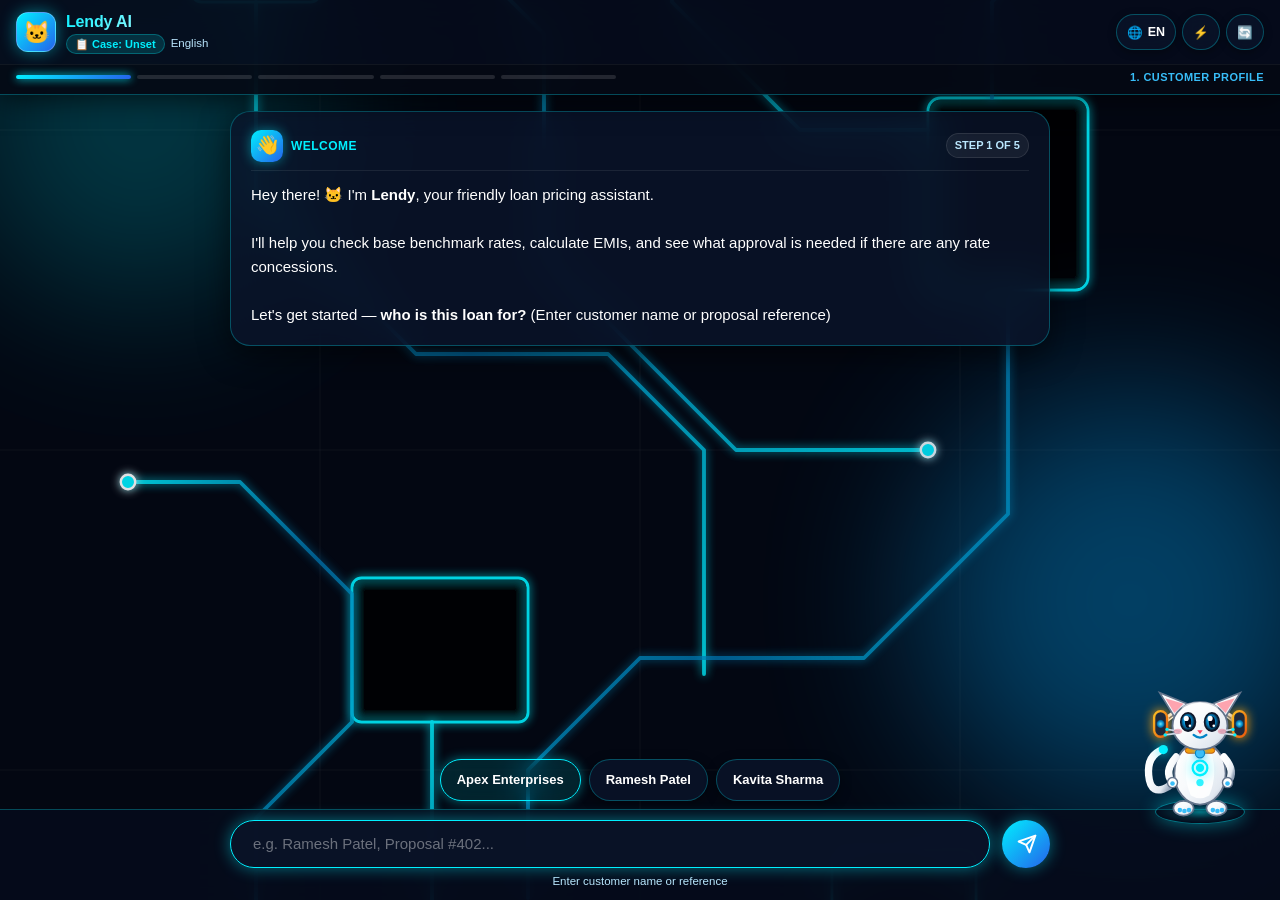
<file: index.html>
<!DOCTYPE html>
<html lang="en" data-theme="cyber-circuit">
<head>
  <meta charset="UTF-8">
  <meta name="viewport" content="width=device-width, initial-scale=1.0, maximum-scale=1.0, user-scalable=no, viewport-fit=cover">
  <title>Lendy 🐱 — Smart Loan Pricing & Approval Assistant</title>
  <link rel="manifest" href="./manifest.json">
  <meta name="theme-color" content="#030712">
  <meta name="apple-mobile-web-app-capable" content="yes">
  <meta name="apple-mobile-web-app-status-bar-style" content="black-translucent">
  <meta http-equiv="Cache-Control" content="no-cache, no-store, must-revalidate">
  <meta http-equiv="Pragma" content="no-cache">
  <meta http-equiv="Expires" content="0">
  <meta name="description" content="Lendy is your friendly 3D loan pricing and approval deviation assistant.">

  <style>
    /* ==========================================================================
       VIBRANT PHONE WALLPAPER THEMES & COLOR SYSTEM
       ========================================================================== */
    :root, [data-theme="cyber-circuit"] {
      --bg-base: #030712;
      --circuit-line: #00f0ff;
      --circuit-glow: rgba(0, 240, 255, 0.45);
      --circuit-sub: #0284c7;
      --panel-bg: rgba(6, 12, 28, 0.88);
      --card-bg: rgba(10, 20, 42, 0.82);
      --card-hover: rgba(16, 32, 68, 0.92);
      --border-line: rgba(0, 240, 255, 0.28);
      --border-glow: #00f0ff;
      --text-main: #ffffff;
      --text-muted: #bae6fd;
      --text-subtle: #38bdf8;
      --accent-primary: #00f0ff;
      --accent-secondary: #818cf8;
      --accent-hot: #f43f5e;
      --accent-emerald: #10b981;
      --color-green: #34d399;
      --color-green-bg: rgba(52, 211, 153, 0.22);
      --color-blue: #38bdf8;
      --color-blue-bg: rgba(56, 189, 248, 0.22);
      --color-amber: #fbbf24;
      --color-amber-bg: rgba(251, 191, 36, 0.22);
      --color-red: #f87171;
      --color-red-bg: rgba(248, 113, 113, 0.25);
      --btn-grad: linear-gradient(135deg, #00f0ff, #2563eb);
      --bubble-user-grad: linear-gradient(135deg, #0284c7, #4f46e5);
      --font-stack: -apple-system, BlinkMacSystemFont, "Segoe UI", "Inter", Roboto, sans-serif;
    }

    [data-theme="alpine-night"] {
      --bg-base: #0b071a;
      --circuit-line: #c084fc;
      --circuit-glow: rgba(192, 132, 252, 0.45);
      --circuit-sub: #f472b6;
      --panel-bg: rgba(18, 12, 38, 0.88);
      --card-bg: rgba(28, 18, 56, 0.82);
      --card-hover: rgba(42, 28, 80, 0.92);
      --border-line: rgba(244, 114, 182, 0.3);
      --border-glow: #f472b6;
      --text-main: #ffffff;
      --text-muted: #fce7f3;
      --text-subtle: #f472b6;
      --accent-primary: #f472b6;
      --accent-secondary: #c084fc;
      --accent-hot: #fb7185;
      --accent-emerald: #34d399;
      --color-green: #34d399;
      --color-green-bg: rgba(52, 211, 153, 0.22);
      --color-blue: #60a5fa;
      --color-blue-bg: rgba(96, 165, 250, 0.22);
      --color-amber: #fbbf24;
      --color-amber-bg: rgba(251, 191, 36, 0.22);
      --color-red: #f87171;
      --color-red-bg: rgba(248, 113, 113, 0.25);
      --btn-grad: linear-gradient(135deg, #f472b6, #8b5cf6);
      --bubble-user-grad: linear-gradient(135deg, #a855f7, #ec4899);
    }

    [data-theme="cosmic-nebula"] {
      --bg-base: #060114;
      --circuit-line: #a855f7;
      --circuit-glow: rgba(168, 85, 247, 0.45);
      --circuit-sub: #3b82f6;
      --panel-bg: rgba(14, 6, 34, 0.88);
      --card-bg: rgba(26, 12, 54, 0.82);
      --card-hover: rgba(40, 18, 82, 0.92);
      --border-line: rgba(168, 85, 247, 0.3);
      --border-glow: #a855f7;
      --text-main: #ffffff;
      --text-muted: #f3e8ff;
      --text-subtle: #c084fc;
      --accent-primary: #a855f7;
      --accent-secondary: #60a5fa;
      --accent-hot: #f43f5e;
      --accent-emerald: #34d399;
      --color-green: #34d399;
      --color-green-bg: rgba(52, 211, 153, 0.22);
      --color-blue: #60a5fa;
      --color-blue-bg: rgba(96, 165, 250, 0.22);
      --color-amber: #fbbf24;
      --color-amber-bg: rgba(251, 191, 36, 0.22);
      --color-red: #f87171;
      --color-red-bg: rgba(248, 113, 113, 0.25);
      --btn-grad: linear-gradient(135deg, #a855f7, #3b82f6);
      --bubble-user-grad: linear-gradient(135deg, #7c3aed, #2563eb);
    }

    [data-theme="neo-tokyo"] {
      --bg-base: #050714;
      --circuit-line: #f43f5e;
      --circuit-glow: rgba(244, 63, 94, 0.45);
      --circuit-sub: #06b6d4;
      --panel-bg: rgba(10, 14, 28, 0.88);
      --card-bg: rgba(18, 24, 46, 0.82);
      --card-hover: rgba(30, 38, 72, 0.92);
      --border-line: rgba(244, 63, 94, 0.3);
      --border-glow: #f43f5e;
      --text-main: #ffffff;
      --text-muted: #fecdd3;
      --text-subtle: #fda4af;
      --accent-primary: #f43f5e;
      --accent-secondary: #38bdf8;
      --accent-hot: #fbbf24;
      --accent-emerald: #10b981;
      --color-green: #34d399;
      --color-green-bg: rgba(52, 211, 153, 0.22);
      --color-blue: #38bdf8;
      --color-blue-bg: rgba(56, 189, 248, 0.22);
      --color-amber: #fbbf24;
      --color-amber-bg: rgba(251, 191, 36, 0.22);
      --color-red: #f87171;
      --color-red-bg: rgba(248, 113, 113, 0.25);
      --btn-grad: linear-gradient(135deg, #f43f5e, #8b5cf6);
      --bubble-user-grad: linear-gradient(135deg, #e11d48, #6366f1);
    }

    [data-theme="sunset-gold"] {
      --bg-base: #0c0603;
      --circuit-line: #f59e0b;
      --circuit-glow: rgba(245, 158, 11, 0.45);
      --circuit-sub: #ea580c;
      --panel-bg: rgba(24, 10, 6, 0.88);
      --card-bg: rgba(40, 18, 10, 0.82);
      --card-hover: rgba(62, 28, 16, 0.92);
      --border-line: rgba(245, 158, 11, 0.3);
      --border-glow: #f59e0b;
      --text-main: #ffffff;
      --text-muted: #fef3c7;
      --text-subtle: #f59e0b;
      --accent-primary: #f59e0b;
      --accent-secondary: #f43f5e;
      --accent-hot: #ea580c;
      --accent-emerald: #10b981;
      --color-green: #34d399;
      --color-green-bg: rgba(52, 211, 153, 0.22);
      --color-blue: #38bdf8;
      --color-blue-bg: rgba(56, 189, 248, 0.22);
      --color-amber: #fbbf24;
      --color-amber-bg: rgba(251, 191, 36, 0.22);
      --color-red: #f87171;
      --color-red-bg: rgba(248, 113, 113, 0.25);
      --btn-grad: linear-gradient(135deg, #f59e0b, #e11d48);
      --bubble-user-grad: linear-gradient(135deg, #ea580c, #be123c);
    }

    * {
      box-sizing: border-box;
      margin: 0;
      padding: 0;
      -webkit-tap-highlight-color: transparent;
    }

    html, body {
      width: 100%;
      height: 100%;
      height: 100dvh;
      overflow: hidden;
      background: var(--bg-base);
      color: var(--text-main);
      font-family: var(--font-stack);
      font-size: 15px;
      line-height: 1.5;
      position: relative;
    }

    body {
      display: flex;
      flex-direction: column;
      padding-top: env(safe-area-inset-top);
      padding-bottom: env(safe-area-inset-bottom);
      padding-left: env(safe-area-inset-left);
      padding-right: env(safe-area-inset-right);
    }

    /* ==========================================================================
       WALLPAPER BACKDROPS
       ========================================================================== */
    .wallpaper-art {
      position: fixed;
      inset: 0;
      pointer-events: none;
      z-index: 0;
      overflow: hidden;
      background: var(--bg-base);
    }

    .circuit-bg-svg {
      position: absolute;
      inset: 0;
      width: 100%;
      height: 100%;
      opacity: 0.88;
      object-fit: cover;
      display: none;
    }
    [data-theme="cyber-circuit"] .circuit-bg-svg { display: block; }

    .alpine-bg-svg {
      position: absolute;
      inset: 0;
      width: 100%;
      height: 100%;
      opacity: 0.9;
      object-fit: cover;
      display: none;
    }
    [data-theme="alpine-night"] .alpine-bg-svg { display: block; }

    .bokeh-light {
      position: absolute;
      border-radius: 50%;
      filter: blur(80px);
      pointer-events: none;
      opacity: 0.45;
      animation: float-bokeh 16s infinite alternate ease-in-out;
    }
    .b1 { width: 360px; height: 360px; background: var(--circuit-glow); top: -60px; left: -40px; }
    .b2 { width: 420px; height: 420px; background: var(--circuit-sub); bottom: 10%; right: -60px; animation-duration: 20s; }

    @keyframes float-bokeh {
      0% { transform: translateY(0) scale(1); }
      100% { transform: translateY(45px) scale(1.15); }
    }

    /* ==========================================================================
       FRIENDLY HEADER & PROGRESS HUD
       ========================================================================== */
    .app-header {
      background: var(--panel-bg);
      backdrop-filter: blur(24px);
      -webkit-backdrop-filter: blur(24px);
      border-bottom: 1px solid var(--border-line);
      flex-shrink: 0;
      z-index: 30;
      box-shadow: 0 4px 25px rgba(0, 0, 0, 0.6);
    }

    .header-main-bar {
      height: 64px;
      display: flex;
      align-items: center;
      justify-content: space-between;
      padding: 0 16px;
    }

    .header-left {
      display: flex;
      align-items: center;
      gap: 10px;
      min-width: 0;
    }

    .header-logo {
      width: 40px;
      height: 40px;
      border-radius: 12px;
      background: var(--btn-grad);
      display: flex;
      align-items: center;
      justify-content: center;
      font-size: 22px;
      box-shadow: 0 0 16px var(--circuit-glow);
      border: 1px solid rgba(255, 255, 255, 0.25);
      flex-shrink: 0;
    }

    .header-titles {
      min-width: 0;
    }

    .header-titles h1 {
      font-size: 16px;
      font-weight: 800;
      letter-spacing: -0.01em;
      display: flex;
      align-items: center;
      gap: 6px;
      white-space: nowrap;
      overflow: hidden;
      text-overflow: ellipsis;
      background: linear-gradient(135deg, var(--accent-primary), #ffffff);
      -webkit-background-clip: text;
      -webkit-text-fill-color: transparent;
    }

    .header-sub-row {
      display: flex;
      align-items: center;
      gap: 6px;
      font-size: 11.5px;
      color: var(--text-muted);
      white-space: nowrap;
      overflow: hidden;
      text-overflow: ellipsis;
    }

    .case-live-badge {
      display: inline-flex;
      align-items: center;
      gap: 4px;
      padding: 1px 8px;
      border-radius: 9999px;
      background: rgba(0, 240, 255, 0.15);
      color: var(--accent-primary);
      border: 1px solid var(--border-line);
      font-weight: 700;
      font-size: 11px;
      max-width: 150px;
      overflow: hidden;
      text-overflow: ellipsis;
      white-space: nowrap;
    }

    .header-actions {
      display: flex;
      align-items: center;
      gap: 6px;
      flex-shrink: 0;
    }

    .lang-selector-btn, .theme-selector-btn, .reset-btn {
      min-height: 36px;
      padding: 0 10px;
      background: var(--card-bg);
      border: 1px solid var(--border-line);
      border-radius: 9999px;
      color: var(--text-main);
      font-size: 12.5px;
      font-weight: 600;
      cursor: pointer;
      display: flex;
      align-items: center;
      gap: 5px;
      transition: all 0.2s ease;
      backdrop-filter: blur(10px);
      box-shadow: 0 2px 8px rgba(0, 0, 0, 0.3);
      white-space: nowrap;
    }

    .lang-selector-btn:hover, .theme-selector-btn:hover, .reset-btn:hover {
      border-color: var(--border-glow);
      box-shadow: 0 0 12px var(--circuit-glow);
      transform: translateY(-1px);
    }

    .cockpit-stepper-bar {
      display: flex;
      align-items: center;
      justify-content: space-between;
      padding: 4px 16px 8px 16px;
      background: rgba(0, 0, 0, 0.25);
      border-top: 1px solid rgba(255, 255, 255, 0.05);
      font-size: 11px;
    }

    .stepper-steps-track {
      display: flex;
      align-items: center;
      gap: 6px;
      flex: 1;
      max-width: 600px;
    }

    .stepper-pill {
      flex: 1;
      height: 4px;
      border-radius: 2px;
      background: rgba(255, 255, 255, 0.12);
      position: relative;
      overflow: hidden;
      transition: all 0.3s ease;
    }

    .stepper-pill.active {
      background: var(--btn-grad);
      box-shadow: 0 0 8px var(--border-glow);
    }

    .stepper-pill.completed {
      background: var(--color-green);
    }

    .stepper-label-text {
      color: var(--text-subtle);
      font-weight: 700;
      text-transform: uppercase;
      letter-spacing: 0.04em;
      margin-left: 12px;
      white-space: nowrap;
    }

    /* ==========================================================================
       CONVERSATION FEED
       ========================================================================== */
    .chat-container {
      flex: 1;
      overflow-y: auto;
      padding: 16px 16px 175px 16px;
      display: flex;
      flex-direction: column;
      gap: 16px;
      position: relative;
      z-index: 10;
      scroll-behavior: smooth;
    }

    .chat-container::-webkit-scrollbar {
      width: 5px;
    }
    .chat-container::-webkit-scrollbar-thumb {
      background: var(--border-line);
      border-radius: 4px;
    }

    .cockpit-feed-row {
      max-width: 820px;
      width: 100%;
      margin: 0 auto;
      display: flex;
      flex-direction: column;
      gap: 8px;
    }

    .cockpit-card {
      background: var(--card-bg);
      border: 1px solid var(--border-line);
      border-radius: 20px;
      padding: 18px 20px;
      box-shadow: 0 8px 30px rgba(0, 0, 0, 0.55);
      backdrop-filter: blur(20px);
      -webkit-backdrop-filter: blur(20px);
      position: relative;
      transition: all 0.25s ease;
      animation: card-appear 0.35s cubic-bezier(0.34, 1.56, 0.64, 1);
    }

    @keyframes card-appear {
      from { opacity: 0; transform: translateY(12px) scale(0.98); }
      to { opacity: 1; transform: translateY(0) scale(1); }
    }

    .cockpit-card:hover {
      border-color: var(--border-glow);
      box-shadow: 0 10px 35px var(--circuit-glow);
    }

    .cockpit-card-header {
      display: flex;
      align-items: center;
      justify-content: space-between;
      margin-bottom: 12px;
      padding-bottom: 8px;
      border-bottom: 1px solid rgba(255, 255, 255, 0.08);
    }

    .cockpit-cat-tag {
      display: inline-flex;
      align-items: center;
      gap: 8px;
      font-size: 12px;
      font-weight: 800;
      letter-spacing: 0.04em;
      text-transform: uppercase;
      color: var(--accent-primary);
    }

    .cockpit-3d-badge {
      width: 32px;
      height: 32px;
      border-radius: 10px;
      background: var(--btn-grad);
      display: flex;
      align-items: center;
      justify-content: center;
      font-size: 18px;
      box-shadow: 0 0 12px var(--circuit-glow);
    }

    .cockpit-step-counter {
      font-size: 11px;
      font-weight: 700;
      color: var(--text-muted);
      background: rgba(255, 255, 255, 0.06);
      padding: 3px 8px;
      border-radius: 9999px;
      border: 1px solid rgba(255, 255, 255, 0.1);
    }

    .cockpit-card-body {
      font-size: 15px;
      line-height: 1.6;
      color: var(--text-main);
    }

    .cockpit-card-body strong {
      color: #ffffff;
      font-weight: 700;
    }

    .user-confirm-row {
      display: flex;
      justify-content: flex-end;
      margin-top: -4px;
    }

    .user-confirm-pill {
      background: var(--bubble-user-grad);
      color: #ffffff;
      padding: 10px 18px;
      border-radius: 16px;
      border-top-right-radius: 4px;
      font-weight: 600;
      font-size: 14.5px;
      box-shadow: 0 4px 18px rgba(0, 0, 0, 0.4);
      border: 1px solid rgba(255, 255, 255, 0.25);
      display: inline-flex;
      align-items: center;
      gap: 8px;
    }

    .cockpit-options-grid {
      display: grid;
      grid-template-columns: repeat(auto-fit, minmax(220px, 1fr));
      gap: 10px;
      margin-top: 14px;
    }

    @media (max-width: 600px) {
      .cockpit-options-grid { grid-template-columns: 1fr; }
    }

    .action-tile-3d {
      background: rgba(255, 255, 255, 0.04);
      border: 1px solid var(--border-line);
      border-radius: 16px;
      padding: 12px 16px;
      cursor: pointer;
      display: flex;
      align-items: center;
      gap: 12px;
      transition: all 0.22s cubic-bezier(0.34, 1.56, 0.64, 1);
      text-align: left;
      color: var(--text-main);
      backdrop-filter: blur(10px);
    }

    .action-tile-3d:hover {
      background: var(--card-hover);
      border-color: var(--border-glow);
      transform: translateY(-2px);
      box-shadow: 0 6px 20px var(--circuit-glow);
    }

    .action-tile-3d.primary-glow {
      border-color: var(--accent-primary);
      background: rgba(0, 240, 255, 0.12);
      box-shadow: 0 0 14px var(--circuit-glow);
    }

    .tile-icon-3d {
      font-size: 24px;
      flex-shrink: 0;
      filter: drop-shadow(0 2px 8px rgba(0, 0, 0, 0.5));
    }

    .tile-text-group {
      display: flex;
      flex-direction: column;
      min-width: 0;
    }

    .tile-title {
      font-size: 13.5px;
      font-weight: 700;
      color: #ffffff;
      white-space: nowrap;
      overflow: hidden;
      text-overflow: ellipsis;
    }

    .tile-desc {
      font-size: 11px;
      color: var(--text-muted);
      margin-top: 2px;
    }

    .chips-area {
      display: flex;
      flex-wrap: wrap;
      gap: 8px;
      padding: 8px 16px;
      max-width: 820px;
      margin: 0 auto;
      z-index: 20;
    }

    .action-chip {
      min-height: 42px;
      padding: 0 16px;
      background: var(--card-bg);
      border: 1px solid var(--border-line);
      border-radius: 9999px;
      color: var(--text-main);
      font-size: 13px;
      font-weight: 600;
      cursor: pointer;
      display: inline-flex;
      align-items: center;
      gap: 8px;
      transition: all 0.2s cubic-bezier(0.4, 0, 0.2, 1);
      backdrop-filter: blur(14px);
      box-shadow: 0 3px 12px rgba(0, 0, 0, 0.35);
    }

    .action-chip:hover {
      background: var(--card-hover);
      border-color: var(--border-glow);
      transform: translateY(-2px);
      box-shadow: 0 0 14px var(--circuit-glow);
    }

    .action-chip.primary-glow {
      border-color: var(--accent-primary);
      box-shadow: 0 0 12px var(--circuit-glow);
      background: rgba(0, 240, 255, 0.12);
    }

    /* ==========================================================================
       VERDICT CARD & MOBILE PARAMETER CARDS
       ========================================================================== */
    .status-card {
      background: var(--panel-bg);
      border: 1px solid var(--border-line);
      border-radius: 18px;
      overflow: hidden;
      margin-top: 14px;
      box-shadow: 0 10px 32px rgba(0, 0, 0, 0.6);
    }

    .status-card-header {
      padding: 14px 18px;
      display: flex;
      align-items: center;
      gap: 12px;
      font-weight: 800;
      font-size: 15px;
      border-bottom: 1px solid var(--border-line);
    }

    .status-card-header.green { background: var(--color-green-bg); color: var(--color-green); border-bottom-color: rgba(52, 211, 153, 0.4); }
    .status-card-header.blue  { background: var(--color-blue-bg);  color: var(--color-blue);  border-bottom-color: rgba(56, 189, 248, 0.4); }
    .status-card-header.amber { background: var(--color-amber-bg); color: var(--color-amber); border-bottom-color: rgba(251, 191, 36, 0.4); }
    .status-card-header.red   { background: var(--color-red-bg);   color: var(--color-red);   border-bottom-color: rgba(248, 113, 113, 0.4); }

    .status-card-body {
      padding: 14px 18px;
      background: rgba(255, 255, 255, 0.02);
      font-size: 13.5px;
      color: var(--text-muted);
      border-bottom: 1px solid var(--border-line);
      line-height: 1.6;
    }

    .floor-badge {
      display: inline-block;
      padding: 4px 12px;
      border-radius: 9999px;
      font-size: 12px;
      font-weight: 800;
      background: var(--color-red-bg);
      color: var(--color-red);
      border: 1px solid rgba(248, 113, 113, 0.4);
      margin-bottom: 8px;
    }

    .comparison-table-wrapper {
      width: 100%;
      overflow-x: auto;
    }

    .comparison-table {
      width: 100%;
      border-collapse: collapse;
      font-size: 13.5px;
    }

    .comparison-table th, .comparison-table td {
      padding: 12px 16px;
      text-align: left;
      border-bottom: 1px solid var(--border-line);
    }

    .comparison-table th {
      background: rgba(255, 255, 255, 0.05);
      color: var(--text-muted);
      font-weight: 700;
      text-transform: uppercase;
      font-size: 11px;
      letter-spacing: 0.05em;
    }

    .comparison-table td:last-child, .comparison-table th:last-child {
      text-align: right;
    }

    .mobile-param-cards {
      display: none;
      padding: 12px;
      gap: 10px;
      flex-direction: column;
    }

    @media (max-width: 650px) {
      .comparison-table-wrapper { display: none; }
      .mobile-param-cards { display: flex; }
    }

    .param-card-mobile {
      background: rgba(255, 255, 255, 0.03);
      border: 1px solid var(--border-line);
      border-radius: 14px;
      padding: 12px 14px;
    }

    .param-card-title {
      font-size: 12.5px;
      font-weight: 800;
      color: var(--accent-primary);
      margin-bottom: 8px;
      display: flex;
      justify-content: space-between;
      align-items: center;
    }

    .param-values-row {
      display: grid;
      grid-template-columns: repeat(3, 1fr);
      gap: 6px;
      text-align: center;
      margin-bottom: 8px;
    }

    .param-val-box {
      background: rgba(0, 0, 0, 0.35);
      border-radius: 8px;
      padding: 6px 4px;
    }

    .param-val-lbl {
      font-size: 10px;
      color: var(--text-muted);
      text-transform: uppercase;
    }

    .param-val-num {
      font-size: 13.5px;
      font-weight: 800;
      color: #ffffff;
      margin-top: 2px;
    }

    .tag-badge {
      display: inline-flex;
      align-items: center;
      gap: 4px;
      padding: 3px 10px;
      border-radius: 9999px;
      font-size: 11.5px;
      font-weight: 700;
    }

    .tag-badge.favorable { background: var(--color-green-bg); color: var(--color-green); border: 1px solid rgba(52, 211, 153, 0.3); }
    .tag-badge.cbo { background: var(--color-blue-bg); color: var(--color-blue); border: 1px solid rgba(96, 165, 250, 0.3); }
    .tag-badge.coo { background: var(--color-amber-bg); color: var(--color-amber); border: 1px solid rgba(251, 191, 36, 0.3); }
    .tag-badge.ceo { background: var(--color-red-bg); color: var(--color-red); border: 1px solid rgba(248, 113, 113, 0.3); }

    .summary-grid {
      display: grid;
      grid-template-columns: repeat(2, 1fr);
      gap: 10px;
      padding: 14px;
      background: rgba(0, 0, 0, 0.3);
    }

    @media (min-width: 600px) {
      .summary-grid { grid-template-columns: repeat(4, 1fr); }
    }

    .stat-cell {
      background: rgba(255, 255, 255, 0.03);
      border: 1px solid var(--border-line);
      border-radius: 12px;
      padding: 12px;
    }

    .stat-title {
      font-size: 11px;
      text-transform: uppercase;
      letter-spacing: 0.05em;
      color: var(--text-subtle);
      font-weight: 700;
      margin-bottom: 4px;
    }

    .stat-num {
      font-size: 18px;
      font-weight: 800;
      color: var(--text-main);
    }

    .stat-sub {
      font-size: 11px;
      color: var(--text-muted);
      margin-top: 2px;
    }

    .alert-banner {
      padding: 12px 16px;
      display: flex;
      align-items: center;
      gap: 10px;
      font-size: 13px;
      font-weight: 600;
    }

    .alert-banner.amber {
      background: var(--color-amber-bg);
      color: var(--color-amber);
      border-top: 1px solid rgba(251, 191, 36, 0.3);
    }

    /* ==========================================================================
       3D ROBOT CAT COMPANION
       ========================================================================== */
    .companion-dock {
      position: fixed;
      right: 18px;
      bottom: 74px;
      width: 125px;
      height: 155px;
      z-index: 40;
      display: flex;
      flex-direction: column;
      align-items: center;
      justify-content: flex-end;
      pointer-events: none;
    }

    @media (max-width: 600px) {
      .companion-dock {
        right: 12px;
        bottom: 76px;
        width: 105px;
        height: 135px;
        transform: scale(0.92);
        transform-origin: right bottom;
      }
    }

    .holo-pedestal {
      position: absolute;
      bottom: 2px;
      width: 90px;
      height: 24px;
      border-radius: 50%;
      background: radial-gradient(ellipse, var(--circuit-glow) 0%, rgba(0, 240, 255, 0.1) 40%, transparent 70%);
      border: 1px solid var(--circuit-glow);
      box-shadow: 0 0 18px var(--circuit-glow);
      animation: holo-scan 3s infinite alternate ease-in-out;
      pointer-events: none;
    }

    @keyframes holo-scan {
      0% { transform: scale(0.95); opacity: 0.6; }
      100% { transform: scale(1.05); opacity: 1; box-shadow: 0 0 24px var(--border-glow); }
    }

    .robot-cat-interactive {
      position: relative;
      width: 110px;
      height: 140px;
      pointer-events: auto;
      cursor: pointer;
      transform-origin: center bottom;
      transition: transform 0.3s cubic-bezier(0.34, 1.56, 0.64, 1);
    }

    .companion-speech {
      position: absolute;
      bottom: 142px;
      right: 6px;
      background: var(--panel-bg);
      border: 1px solid var(--border-glow);
      padding: 7px 14px;
      border-radius: 16px;
      font-size: 12px;
      font-weight: 700;
      color: var(--accent-primary);
      white-space: nowrap;
      pointer-events: none;
      opacity: 0;
      transform: translateY(8px) scale(0.85);
      transition: all 0.28s cubic-bezier(0.34, 1.56, 0.64, 1);
      box-shadow: 0 6px 20px rgba(0, 0, 0, 0.6);
      z-index: 50;
    }

    .companion-speech.active {
      opacity: 1;
      transform: translateY(0) scale(1);
    }

    .companion-speech::after {
      content: "";
      position: absolute;
      bottom: -6px;
      right: 36px;
      border-width: 6px 6px 0;
      border-style: solid;
      border-color: var(--border-glow) transparent transparent;
    }

    @keyframes cat-idle-breathe {
      0%, 100% { transform: translateY(0) scaleY(1); }
      50% { transform: translateY(-3px) scaleY(1.02); }
    }
    .anim-breathe { animation: cat-idle-breathe 2.6s infinite ease-in-out; }

    @keyframes cat-tail-wag {
      0%, 100% { transform: rotate(0deg); }
      50% { transform: rotate(26deg); }
    }
    .anim-tail { transform-origin: 26px 105px; animation: cat-tail-wag 2s infinite ease-in-out; }

    @keyframes ear-twitch {
      0%, 85%, 100% { transform: rotate(0deg); }
      90% { transform: rotate(-5deg); }
      95% { transform: rotate(4deg); }
    }
    .anim-headphones { transform-origin: 60px 45px; animation: ear-twitch 5s infinite; }

    @keyframes reactor-pulse {
      0%, 100% { opacity: 0.65; transform: scale(1); }
      50% { opacity: 1; transform: scale(1.18); filter: drop-shadow(0 0 8px #00f0ff); }
    }
    .anim-core { transform-origin: 60px 88px; animation: reactor-pulse 1.8s infinite ease-in-out; }

    @keyframes paw-wash-face {
      0% { transform: translate(0, 0) rotate(0deg); }
      20% { transform: translate(-10px, -24px) rotate(-35deg); }
      40% { transform: translate(-16px, -28px) rotate(-45deg); }
      60% { transform: translate(-8px, -20px) rotate(-30deg); }
      80% { transform: translate(-14px, -26px) rotate(-40deg); }
      100% { transform: translate(0, 0) rotate(0deg); }
    }
    .washing-face .arm-right-paw {
      animation: paw-wash-face 1.8s infinite ease-in-out !important;
      transform-origin: 78px 84px;
    }

    @keyframes head-tilt-wash {
      0%, 100% { transform: rotate(0deg); }
      50% { transform: rotate(6deg) translateY(-2px); }
    }
    .cat-head-group {
      transform-origin: 60px 45px;
      transition: transform 0.38s cubic-bezier(0.34, 1.56, 0.64, 1);
    }
    .arm-left-paw {
      transform-origin: 34px 76px;
      transition: transform 0.35s cubic-bezier(0.34, 1.56, 0.64, 1);
    }
    .arm-right-paw {
      transform-origin: 86px 76px;
      transition: transform 0.35s cubic-bezier(0.34, 1.56, 0.64, 1);
    }
    .washing-face .cat-head-group {
      animation: head-tilt-wash 1.8s infinite ease-in-out;
      transform-origin: 60px 48px;
    }

    @keyframes visor-scan {
      0%, 100% { opacity: 0.85; filter: drop-shadow(0 0 6px #00f0ff); }
      50% { opacity: 1; filter: drop-shadow(0 0 12px #38bdf8); }
    }
    .calculating-now #cyberVisor {
      display: block !important;
      animation: visor-scan 1s infinite alternate;
    }

    @keyframes cat-laugh-bounce {
      0%, 100% { transform: translateY(0) rotate(0deg) scale(1); }
      20% { transform: translateY(-7px) rotate(-4deg) scale(1.08); }
      40% { transform: translateY(0) rotate(4deg) scale(1.04); }
      60% { transform: translateY(-8px) rotate(-3deg) scale(1.1); }
      80% { transform: translateY(-2px) rotate(2deg) scale(1.05); }
    }
    .laughing-now { animation: cat-laugh-bounce 0.65s infinite ease-in-out !important; }

    @keyframes cat-tremble {
      0%, 100% { transform: translate(0, 0); }
      20% { transform: translate(-2px, 1px); }
      40% { transform: translate(2px, -1px); }
      60% { transform: translate(-1px, -2px); }
      80% { transform: translate(1px, 2px); }
    }
    .worried-alert {
      animation: cat-tremble 0.3s infinite ease-in-out !important;
    }

    .posture-4legs .torso-body { transform: translateY(10px) scaleY(0.9); transform-origin: center bottom; transition: transform 0.4s ease; }
    .posture-4legs .hind-standing-legs { opacity: 0; transition: opacity 0.3s; }
    .posture-4legs .hind-folded-legs { opacity: 1; transition: opacity 0.3s; }
    .posture-4legs .front-paws-floor { opacity: 1; transition: opacity 0.3s; }

    .posture-2legs .torso-body { transform: translateY(0) scaleY(1); transform-origin: center bottom; transition: transform 0.4s ease; }
    .posture-2legs .hind-standing-legs { opacity: 1; transition: opacity 0.3s; }
    .posture-2legs .hind-folded-legs { opacity: 0; transition: opacity 0.3s; }
    .posture-2legs .front-paws-floor { opacity: 0; transition: opacity 0.3s; }

    /* ==========================================================================
       FULL WIDTH SPACIOUS INPUT BAR
       ========================================================================== */
    .input-bar-container {
      background: var(--panel-bg);
      backdrop-filter: blur(24px);
      -webkit-backdrop-filter: blur(24px);
      border-top: 1px solid var(--border-line);
      padding: 10px 16px;
      flex-shrink: 0;
      z-index: 30;
      position: relative;
    }

    .input-row-wrapper {
      max-width: 820px;
      margin: 0 auto;
      display: flex;
      align-items: center;
      gap: 12px;
      position: relative;
    }

    .input-field-wrapper {
      flex: 1;
      position: relative;
    }

    .chat-input {
      width: 100%;
      min-height: 48px;
      background: var(--card-bg);
      border: 1px solid var(--border-line);
      border-radius: 9999px;
      padding: 12px 22px;
      color: var(--text-main);
      font-size: 15px;
      font-family: inherit;
      outline: none;
      transition: all 0.2s ease;
      box-shadow: inset 0 2px 4px rgba(0, 0, 0, 0.4);
    }

    .chat-input:focus {
      border-color: var(--border-glow);
      box-shadow: 0 0 16px var(--circuit-glow);
    }

    .chat-input::placeholder {
      color: rgba(255, 255, 255, 0.4);
    }

    .send-action-btn {
      min-width: 48px;
      min-height: 48px;
      width: 48px;
      height: 48px;
      background: var(--btn-grad);
      color: #ffffff;
      border: none;
      border-radius: 50%;
      cursor: pointer;
      display: flex;
      align-items: center;
      justify-content: center;
      transition: all 0.2s cubic-bezier(0.4, 0, 0.2, 1);
      flex-shrink: 0;
      box-shadow: 0 0 16px var(--circuit-glow);
    }

    .send-action-btn:hover {
      transform: scale(1.08);
      box-shadow: 0 0 22px var(--border-glow);
    }

    .send-action-btn:active {
      transform: scale(0.94);
    }

    .send-action-btn:disabled {
      opacity: 0.4;
      cursor: not-allowed;
      transform: none;
    }

    .send-action-btn svg {
      width: 20px;
      height: 20px;
      fill: none;
      stroke: currentColor;
      stroke-width: 2.3;
      stroke-linecap: round;
      stroke-linejoin: round;
      margin-left: 2px;
    }

    .input-hint-line {
      font-size: 11.5px;
      color: var(--text-muted);
      margin-top: 5px;
      text-align: center;
    }
  </style>
</head>
<body>

  <!-- Dynamic Wallpapers (Circuit & Alpine Night) -->
  <div class="wallpaper-art">
    <svg class="circuit-bg-svg" xmlns="http://www.w3.org/2000/svg" viewBox="0 0 800 1200" preserveAspectRatio="xMidYMid slice">
      <defs>
        <filter id="neonGlow" x="-20%" y="-20%" width="140%" height="140%">
          <feGaussianBlur stdDeviation="3" result="blur"/>
          <feMerge><feMergeNode in="blur"/><feMergeNode in="SourceGraphic"/></feMerge>
        </filter>
        <linearGradient id="traceGrad" x1="0%" y1="0%" x2="100%" y2="100%">
          <stop offset="0%" stop-color="var(--circuit-line)" stop-opacity="0.9"/>
          <stop offset="50%" stop-color="var(--circuit-sub)" stop-opacity="0.7"/>
          <stop offset="100%" stop-color="var(--circuit-line)" stop-opacity="0.85"/>
        </linearGradient>
      </defs>

      <g stroke="rgba(255,255,255,0.03)" stroke-width="1">
        <line x1="0" y1="200" x2="800" y2="200"/><line x1="0" y1="400" x2="800" y2="400"/>
        <line x1="0" y1="600" x2="800" y2="600"/><line x1="0" y1="800" x2="800" y2="800"/>
        <line x1="0" y1="1000" x2="800" y2="1000"/><line x1="200" y1="0" x2="200" y2="1200"/>
        <line x1="400" y1="0" x2="400" y2="1200"/><line x1="600" y1="0" x2="600" y2="1200"/>
      </g>

      <g fill="rgba(0,0,0,0.6)" stroke="var(--circuit-line)" stroke-width="1.8" filter="url(#neonGlow)">
        <rect x="120" y="240" width="80" height="80" rx="6"/>
        <rect x="580" y="380" width="100" height="120" rx="8"/>
        <rect x="220" y="680" width="110" height="90" rx="6"/>
        <rect x="520" y="850" width="90" height="90" rx="8"/>
      </g>

      <g fill="none" stroke="url(#traceGrad)" stroke-width="2.4" stroke-linecap="round" stroke-linejoin="round" filter="url(#neonGlow)">
        <path d="M60,60 L140,60 L200,120 L200,240"/>
        <path d="M160,20 L240,100 L360,100 L420,160 L420,320 L500,400 L580,400"/>
        <path d="M720,80 L660,140 L660,280 L620,320 L620,380"/>
        <path d="M160,320 L160,440 L260,540 L380,540 L440,600 L440,740"/>
        <path d="M200,280 L280,280 L340,340 L340,480 L460,600 L580,600"/>
        <path d="M630,500 L630,640 L540,730 L400,730 L330,800 L330,880"/>
        <path d="M80,620 L150,620 L220,690 L220,770 L160,830 L160,960"/>
        <path d="M270,770 L270,900 L360,990 L520,990 L560,940"/>
      </g>

      <g fill="var(--circuit-line)" stroke="#ffffff" stroke-width="1.5" filter="url(#neonGlow)">
        <circle cx="60" cy="60" r="4.5"/><circle cx="160" cy="20" r="4.5"/>
        <circle cx="720" cy="80" r="4.5"/><circle cx="580" cy="600" r="4.5"/>
        <circle cx="80" cy="620" r="4.5"/><circle cx="560" cy="940" r="4.5"/>
      </g>
    </svg>

    <!-- Theme 2: Midnight Alpine Moonlight (User's Image) -->
    <svg class="alpine-bg-svg" xmlns="http://www.w3.org/2000/svg" viewBox="0 0 800 1200" preserveAspectRatio="xMidYMid slice">
      <defs>
        <linearGradient id="skyGrad" x1="0%" y1="0%" x2="0%" y2="100%">
          <stop offset="0%" stop-color="#0b071a"/>
          <stop offset="45%" stop-color="#1e1035"/>
          <stop offset="70%" stop-color="#3b1b47"/>
          <stop offset="100%" stop-color="#e8a598"/>
        </linearGradient>

        <radialGradient id="moonGlow" cx="50%" cy="50%" r="50%">
          <stop offset="0%" stop-color="#ffffff"/>
          <stop offset="40%" stop-color="#fdf4ff"/>
          <stop offset="80%" stop-color="#e9d5ff" stop-opacity="0.6"/>
          <stop offset="100%" stop-color="#e9d5ff" stop-opacity="0"/>
        </radialGradient>

        <linearGradient id="mtnLit" x1="0%" y1="0%" x2="100%" y2="100%">
          <stop offset="0%" stop-color="#f8c2b5"/>
          <stop offset="100%" stop-color="#d98c85"/>
        </linearGradient>
        <linearGradient id="mtnShadow" x1="0%" y1="0%" x2="100%" y2="100%">
          <stop offset="0%" stop-color="#2a163a"/>
          <stop offset="100%" stop-color="#140a20"/>
        </linearGradient>
      </defs>

      <rect width="800" height="1200" fill="url(#skyGrad)"/>

      <g fill="#ffffff">
        <circle cx="220" cy="110" r="2.5" filter="drop-shadow(0 0 6px #ffffff)"/>
        <circle cx="540" cy="150" r="2"/>
        <circle cx="680" cy="280" r="2.5" filter="drop-shadow(0 0 6px #ffffff)"/>
        <circle cx="180" cy="450" r="1.5"/>
        <circle cx="700" cy="480" r="2"/>
        <circle cx="360" cy="220" r="1.8"/>
        <line x1="60" y1="300" x2="20" y2="340" stroke="#ffffff" stroke-width="2.5" stroke-linecap="round" opacity="0.85"/>
      </g>

      <circle cx="400" cy="340" r="42" fill="url(#moonGlow)"/>
      <circle cx="400" cy="340" r="24" fill="#ffffff" filter="drop-shadow(0 0 16px #ffffff)"/>

      <polygon points="400,480 120,880 400,880" fill="url(#mtnShadow)"/>
      <polygon points="400,480 720,880 400,880" fill="url(#mtnLit)"/>
      <polygon points="400,480 420,540 380,590 440,650 390,720 460,880 400,880" fill="url(#mtnShadow)"/>
      <polygon points="360,520 380,540 350,580" fill="url(#mtnLit)"/>
      <polygon points="450,560 480,600 440,640" fill="#fdf2f8"/>

      <path d="M0,820 Q200,800 400,860 Q600,800 800,820 L800,1200 L0,1200 Z" fill="#1b0e2b" opacity="0.8"/>
      <path d="M0,900 L400,990 L800,880 L800,1200 L0,1200 Z" fill="#0c0516"/>

      <g transform="translate(372, 915) scale(0.65)" fill="#06020c">
        <path d="M24,10 Q28,-4 36,-14 Q38,-16 42,-14 Q40,-6 32,4 Z"/>
        <path d="M26,8 Q34,-2 46,-6 Q44,2 34,10 Z"/>
        <path d="M16,10 Q12,-4 4,-14 Q2,-16 -2,-14 Q0,-6 8,4 Z"/>
        <path d="M14,8 Q6,-2 -6,-6 Q-4,2 6,10 Z"/>
        <polygon points="20,10 24,18 16,18"/>
        <ellipse cx="26" cy="14" rx="4" ry="2"/>
        <ellipse cx="14" cy="14" rx="4" ry="2"/>
        <path d="M16,18 L14,36 L8,42 L8,70 L28,70 L34,42 L24,36 L24,18 Z"/>
        <line x1="10" y1="70" x2="10" y2="95" stroke="#06020c" stroke-width="3"/>
        <line x1="16" y1="70" x2="16" y2="95" stroke="#06020c" stroke-width="3"/>
        <line x1="26" y1="70" x2="26" y2="95" stroke="#06020c" stroke-width="3"/>
        <line x1="32" y1="70" x2="32" y2="95" stroke="#06020c" stroke-width="3"/>
      </g>
    </svg>

    <div class="bokeh-light b1"></div>
    <div class="bokeh-light b2"></div>
  </div>

  <!-- Header -->
  <header class="app-header">
    <div class="header-main-bar">
      <div class="header-left">
        <div class="header-logo">🐱</div>
        <div class="header-titles">
          <h1>Lendy AI</h1>
          <div class="header-sub-row">
            <span id="caseLiveBadge" class="case-live-badge">📋 Case: Unset</span>
            <span id="langSubText">English</span>
          </div>
        </div>
      </div>

      <div class="header-actions">
        <button class="lang-selector-btn" id="langBtn" onclick="cycleLanguage()" title="Switch Language">
          <span>🌐</span>
          <span id="currentLangLabel">EN</span>
        </button>

        <button class="theme-selector-btn" id="themeBtn" onclick="cycleWallpaperTheme()" title="Switch Wallpaper">
          <span id="themeEmoji">⚡</span>
        </button>

        <button class="reset-btn" onclick="restartSession()" title="Restart">
          <span>🔄</span>
        </button>
      </div>
    </div>

    <!-- Stepper Pipeline HUD -->
    <div class="cockpit-stepper-bar">
      <div class="stepper-steps-track">
        <div class="stepper-pill active" id="stepPill1" title="1. Details"></div>
        <div class="stepper-pill" id="stepPill2" title="2. Terms"></div>
        <div class="stepper-pill" id="stepPill3" title="3. Financials"></div>
        <div class="stepper-pill" id="stepPill4" title="4. Proposed"></div>
        <div class="stepper-pill" id="stepPill5" title="5. Verdict"></div>
      </div>
      <div class="stepper-label-text" id="stepperStageLabel">1. Customer Profile</div>
    </div>
  </header>

  <!-- Conversation Feed -->
  <main class="chat-container" id="chatContainer" aria-live="polite"></main>

  <!-- Quick Reply Tappable Chips -->
  <div class="chips-area" id="chipsArea" role="group" aria-label="Quick response options"></div>

  <!-- 3D Robot Cat Companion Stage -->
  <div class="companion-dock" id="companionDock">
    <div class="holo-pedestal"></div>
    <div class="companion-speech" id="companionBubble">Ready to help! 🐾</div>

    <div class="robot-cat-interactive anim-breathe posture-2legs" id="robotCat" onclick="catInteractedManually()" title="I'm Lendy! I react to your inputs and make cute faces!">
      <svg viewBox="0 0 120 150" style="width: 100%; height: 100%; overflow: visible;">
        <defs>
          <linearGradient id="whiteCeramic" x1="0%" y1="0%" x2="100%" y2="100%">
            <stop offset="0%" stop-color="#ffffff"/>
            <stop offset="45%" stop-color="#f8fafc"/>
            <stop offset="80%" stop-color="#e2e8f0"/>
            <stop offset="100%" stop-color="#94a3b8"/>
          </linearGradient>

          <linearGradient id="glossHighlight" x1="0%" y1="0%" x2="0%" y2="100%">
            <stop offset="0%" stop-color="#ffffff" stop-opacity="0.85"/>
            <stop offset="100%" stop-color="#ffffff" stop-opacity="0"/>
          </linearGradient>

          <linearGradient id="hpOrange" x1="0%" y1="0%" x2="100%" y2="100%">
            <stop offset="0%" stop-color="#fbbf24"/>
            <stop offset="100%" stop-color="#ea580c"/>
          </linearGradient>

          <radialGradient id="hpCyan" cx="50%" cy="50%" r="50%">
            <stop offset="0%" stop-color="#67e8f9"/>
            <stop offset="70%" stop-color="#0284c7"/>
            <stop offset="100%" stop-color="#0c4a6e"/>
          </radialGradient>

          <radialGradient id="eyeIris" cx="45%" cy="45%" r="55%">
            <stop offset="0%" stop-color="#67e8f9"/>
            <stop offset="50%" stop-color="#0284c7"/>
            <stop offset="85%" stop-color="#082f49"/>
            <stop offset="100%" stop-color="#020617"/>
          </radialGradient>
        </defs>

        <!-- Swaying Expressive Cyber Tail -->
        <g class="anim-tail">
          <path d="M26,108 Q6,120 4,96 Q2,74 20,68" fill="none" stroke="url(#whiteCeramic)" stroke-width="8" stroke-linecap="round"/>
          <circle cx="20" cy="68" r="5" fill="#00f0ff" filter="drop-shadow(0 0 6px #00f0ff)"/>
        </g>

        <!-- Standing Hind Legs / Feet (posture-2legs) -->
        <g class="hind-standing-legs">
          <ellipse cx="42" cy="132" rx="11" ry="8" fill="url(#whiteCeramic)" stroke="#64748b" stroke-width="1.8"/>
          <ellipse cx="78" cy="132" rx="11" ry="8" fill="url(#whiteCeramic)" stroke="#64748b" stroke-width="1.8"/>
          <circle cx="38" cy="134" r="2.5" fill="#38bdf8"/>
          <circle cx="43" cy="135" r="2.5" fill="#38bdf8"/>
          <circle cx="48" cy="134" r="2.5" fill="#38bdf8"/>
          <circle cx="74" cy="134" r="2.5" fill="#38bdf8"/>
          <circle cx="79" cy="135" r="2.5" fill="#38bdf8"/>
          <circle cx="84" cy="134" r="2.5" fill="#38bdf8"/>
        </g>

        <!-- Crouched Hind Legs for Sitting (posture-4legs) -->
        <g class="hind-folded-legs" style="opacity: 0;">
          <ellipse cx="30" cy="122" rx="14" ry="10" fill="url(#whiteCeramic)" stroke="#64748b" stroke-width="1.8"/>
          <ellipse cx="90" cy="122" rx="14" ry="10" fill="url(#whiteCeramic)" stroke="#64748b" stroke-width="1.8"/>
        </g>

        <!-- Upright Pearlescent Ceramic Torso -->
        <g class="torso-body">
          <ellipse cx="60" cy="94" rx="28" ry="34" fill="url(#whiteCeramic)" stroke="#64748b" stroke-width="2"/>
          <path d="M48,70 Q60,65 72,70 Q80,95 70,118 Q60,124 50,118 Q40,95 48,70 Z" fill="#ffffff" opacity="0.9"/>

          <!-- Glowing Chest Power Core Reactor -->
          <g class="anim-core" id="chestReactor">
            <circle cx="60" cy="88" r="8" fill="none" stroke="#00f0ff" stroke-width="2.5" filter="drop-shadow(0 0 6px #00f0ff)"/>
            <circle cx="60" cy="88" r="4.5" fill="#00f0ff"/>
            <circle cx="60" cy="104" r="4" fill="#00f0ff" opacity="0.8"/>
          </g>

          <rect x="44" y="66" width="32" height="6" rx="3" fill="#f59e0b" stroke="#b45309" stroke-width="1"/>
          <circle cx="60" cy="72" r="5" fill="#38bdf8" stroke="#0284c7" stroke-width="1.2" filter="drop-shadow(0 0 4px #38bdf8)"/>

          <!-- Front Paws for 4-legs Sitting Mode -->
          <g class="front-paws-floor" style="opacity: 0;">
            <ellipse cx="48" cy="132" rx="8" ry="6" fill="url(#whiteCeramic)" stroke="#64748b" stroke-width="1.5"/>
            <ellipse cx="72" cy="132" rx="8" ry="6" fill="url(#whiteCeramic)" stroke="#64748b" stroke-width="1.5"/>
          </g>

          <!-- Left Arm & Paw -->
          <g class="arm-left-paw" id="leftPawGroup">
            <path id="leftArmPath" d="M34,76 Q20,92 30,104" fill="none" stroke="url(#whiteCeramic)" stroke-width="8" stroke-linecap="round"/>
            <circle cx="30" cy="104" r="5.5" fill="#ffffff" stroke="#64748b" stroke-width="1.5"/>
            <circle cx="30" cy="105" r="2.5" fill="#38bdf8"/>
          </g>

          <!-- Right Arm & Paw -->
          <g class="arm-right-paw" id="rightPawGroup">
            <path id="rightArmPath" d="M86,76 Q100,92 90,104" fill="none" stroke="url(#whiteCeramic)" stroke-width="8" stroke-linecap="round"/>
            <circle id="rightPawCirc" cx="90" cy="104" r="5.5" fill="#ffffff" stroke="#64748b" stroke-width="1.5"/>
            <circle cx="90" cy="105" r="2.5" fill="#38bdf8"/>
          </g>
        </g>

        <!-- Head, Cat Ears & Cyber DJ Headphones Group -->
        <g class="cat-head-group" id="headGroup">
          <g class="anim-headphones">
            <path d="M22,36 Q60,4 98,36" fill="none" stroke="url(#whiteCeramic)" stroke-width="6.5" stroke-linecap="round"/>
            <path d="M26,34 Q60,8 94,34" fill="none" stroke="#64748b" stroke-width="1.5"/>

            <g transform="translate(10, 26)">
              <rect x="0" y="0" width="14" height="28" rx="7" fill="#1e293b" stroke="url(#hpOrange)" stroke-width="2.5" filter="drop-shadow(0 0 6px #f59e0b)"/>
              <circle cx="7" cy="14" r="4.5" fill="url(#hpCyan)"/>
            </g>

            <g transform="translate(96, 26)">
              <rect x="0" y="0" width="14" height="28" rx="7" fill="#1e293b" stroke="url(#hpOrange)" stroke-width="2.5" filter="drop-shadow(0 0 6px #f59e0b)"/>
              <circle cx="7" cy="14" r="4.5" fill="url(#hpCyan)"/>
            </g>

            <polygon points="32,32 16,6 46,18" fill="url(#whiteCeramic)" stroke="#64748b" stroke-width="1.8"/>
            <polygon points="32,28 22,12 42,18" fill="#fda4af"/>
            <polygon points="88,32 104,6 74,18" fill="url(#whiteCeramic)" stroke="#64748b" stroke-width="1.8"/>
            <polygon points="88,28 98,12 78,18" fill="#fda4af"/>
          </g>

          <ellipse cx="60" cy="42" rx="30" ry="26" fill="url(#whiteCeramic)" stroke="#64748b" stroke-width="2"/>
          <ellipse cx="60" cy="24" rx="20" ry="8" fill="url(#glossHighlight)"/>

          <!-- Whiskers with Glowing Neon Tips -->
          <line x1="24" y1="46" x2="38" y2="48" stroke="#cbd5e1" stroke-width="1.8" stroke-linecap="round"/>
          <circle cx="24" cy="46" r="1.8" fill="#00f0ff"/>
          <line x1="22" y1="52" x2="37" y2="50" stroke="#cbd5e1" stroke-width="1.8" stroke-linecap="round"/>
          <circle cx="22" cy="52" r="1.8" fill="#00f0ff"/>

          <line x1="96" y1="46" x2="82" y2="48" stroke="#cbd5e1" stroke-width="1.8" stroke-linecap="round"/>
          <circle cx="96" cy="46" r="1.8" fill="#00f0ff"/>
          <line x1="98" y1="52" x2="83" y2="50" stroke="#cbd5e1" stroke-width="1.8" stroke-linecap="round"/>
          <circle cx="98" cy="52" r="1.8" fill="#00f0ff"/>

          <!-- Eyes Layer -->
          <g id="eyesNormalLayer">
            <ellipse id="eyeLeft" cx="47" cy="38" rx="8" ry="10" fill="url(#eyeIris)" stroke="#0f172a" stroke-width="1.8"/>
            <ellipse id="pupilLeft" cx="47" cy="38" rx="3.5" ry="6.5" fill="#020617"/>
            <circle cx="45" cy="34" r="2.8" fill="#ffffff"/>
            <circle cx="49" cy="42" r="1.4" fill="#ffffff"/>

            <ellipse id="eyeRight" cx="73" cy="38" rx="8" ry="10" fill="url(#eyeIris)" stroke="#0f172a" stroke-width="1.8"/>
            <ellipse id="pupilRight" cx="73" cy="38" rx="3.5" ry="6.5" fill="#020617"/>
            <circle cx="71" cy="34" r="2.8" fill="#ffffff"/>
            <circle cx="75" cy="42" r="1.4" fill="#ffffff"/>
          </g>

          <!-- Star Eyes for Celebration -->
          <g id="eyesStarLayer" style="display: none;" fill="#fbbf24">
            <text x="40" y="44" font-size="16" font-weight="bold">★</text>
            <text x="66" y="44" font-size="16" font-weight="bold">★</text>
          </g>

          <!-- Cyber Visor HUD (Calculating) -->
          <g id="cyberVisor" style="display: none;">
            <rect x="36" y="30" width="48" height="16" rx="4" fill="rgba(0, 240, 255, 0.45)" stroke="#00f0ff" stroke-width="1.5"/>
            <line x1="40" y1="38" x2="80" y2="38" stroke="#ffffff" stroke-width="1.5" stroke-dasharray="4, 4"/>
          </g>

          <!-- Cute Triangular Nose -->
          <polygon points="57,47 63,47 60,51" fill="#f43f5e"/>

          <!-- Friendly Animated Mouth / Jaw -->
          <g class="mouth-jaw" id="mouthJaw">
            <path id="mouthLine" d="M53,52 Q60,58 67,52" fill="none" stroke="#0284c7" stroke-width="2.4" stroke-linecap="round"/>
          </g>

          <!-- Blushing Cheeks -->
          <ellipse cx="36" cy="48" rx="4.5" ry="2.8" fill="#f43f5e" opacity="0.35"/>
          <ellipse cx="84" cy="48" rx="4.5" ry="2.8" fill="#f43f5e" opacity="0.35"/>
        </g>
      </svg>
    </div>
  </div>

  <!-- Sticky Bottom Input Bar -->
  <footer class="input-bar-container">
    <div class="input-row-wrapper">
      <div class="input-field-wrapper">
        <form id="inputForm" onsubmit="event.preventDefault(); submitInput();">
          <input 
            type="text" 
            id="userInput" 
            class="chat-input" 
            placeholder="Type your response here..." 
            autocomplete="off" 
            enterkeyhint="send"
            aria-label="User input"
          >
        </form>
      </div>

      <button 
        type="button" 
        id="sendBtn" 
        class="send-action-btn" 
        onclick="submitInput()" 
        aria-label="Send response" 
        title="Send"
      >
        <svg viewBox="0 0 24 24">
          <line x1="22" y1="2" x2="11" y2="13"/>
          <polygon points="22 2 15 22 11 13 2 9 22 2"/>
        </svg>
      </button>
    </div>
    <div class="input-hint-line" id="inputHint">Tap an option card or type your input</div>
  </footer>

  <!-- ==========================================================================
       LOGIC, I18N, AND SOFT INTERACTIVE ENGINE
       ========================================================================== */
  -->
  <script>
    /* ==========================================================================
       MULTI-LANGUAGE LOCALIZATION DICTIONARY (SOFT, CASUAL & FRIENDLY TONE)
       ========================================================================== */
    const I18N = {
      en: {
        code: "en", label: "English",
        subtitle: "Loan Pricing & Approval Assistant",
        stageNames: ["1. Customer Profile", "2. Loan Terms", "3. Income & DTI", "4. Proposed Rates", "5. Approval Verdict"],
        welcome: "Hey there! 🐱 I'm <strong>Lendy</strong>, your friendly loan pricing assistant.<br><br>I'll help you check base benchmark rates, calculate EMIs, and see what approval is needed if there are any rate concessions.<br><br>Let's get started — <strong>who is this loan for?</strong> (Enter customer name or proposal reference)",
        askProduct: "Which loan product are we checking for",
        askIncomeProg: "What income program is the borrower applying under?",
        askProperty: "What property type is being mortgaged?",
        askBureau: "What is their credit bureau category?",
        askSancAmount: "What loan amount are we looking at?",
        askSancTenure: "And what loan tenure (in months or years)?",
        askSancRoi: "What is the currently sanctioned interest rate (ROI % per year)?",
        askSancPf: "And what is the sanctioned processing fee (PF %)?",
        askIncomeFreq: "How would you like to enter their earnings — Monthly or Yearly?",
        askIncomeAmount: "Enter gross earnings amount for",
        askExistingEmis: "Do they have any existing monthly loan EMIs? (Enter 0 if none):",
        sancStatusTitle: "📊 Benchmark Base Rates & Current Status",
        sancEmiLabel: "Sanctioned EMI",
        currentDtiLabel: "Current DTI Ratio",
        baseRoiLabel: "Benchmark Base ROI",
        basePfLabel: "Benchmark Base PF",
        askReqRoi: "What requested interest rate (ROI % p.a.) is being asked for?",
        askReqPf: "What requested processing fee (PF %) is being asked for?",
        floorWarningRoi: "💡 Reminder: Per policy floor, any Requested ROI below 15.0% mandates CEO approval.",
        floorWarningPf: "💡 Reminder: Per policy floor, any Requested PF below 1.5% mandates CEO approval.",
        evalTitle: "🎯 Pricing & Approval Verdict",
        btnTryRates: "Try different Requested ROI/PF",
        btnNewCase: "Evaluate new customer",
        floorAlert: "🏛️ POLICY FLOOR RULE TRIGGERED (CEO APPROVAL REQUIRED)",
        dtiAlertTitle: "⚠️ Prudent DTI Alert (>50%)",
        tableHeader: ["Parameter", "Benchmark Base", "Sanctioned Rate", "Proposed Rate", "Concession / Approver"],
        monthly: "Monthly", annual: "Annual"
      },
      hi: {
        code: "hi", label: "हिंदी",
        subtitle: "लोन प्राइसिंग एवं अप्रूवल सहायक",
        stageNames: ["1. ग्राहक विवरण", "2. लोन शर्तें", "3. आय एवं डीटीआई", "4. प्रस्तावित दरें", "5. अप्रूवल निर्णय"],
        welcome: "नमस्ते! 🐱 मैं <strong>लेंडी (Lendy)</strong> हूँ, आपका लोन प्राइसिंग साथी।<br><br>मैं आपकी बेस ब्याज दरें जांचने, ईएमआई की गणना करने और आवश्यक अप्रूवल जानने में मदद करूँगा।<br><br>शुरू करने के लिए, **ग्राहक का नाम या केस रेफरेंस क्या है?**",
        askProduct: "के लिए कौन सा लोन चुनना चाहते हैं:",
        askIncomeProg: "यह लोन किस आय कार्यक्रम (Income Program) के तहत है?",
        askProperty: "बंधक रखी गई संपत्ति का प्रकार क्या है?",
        askBureau: "उधारकर्ता की ब्यूरो श्रेणी क्या है?",
        askSancAmount: "स्वीकृत ऋण राशि (Loan Amount) कितनी है?",
        askSancTenure: "ऋण अवधि (Tenure) कितनी है?",
        askSancRoi: "स्वीकृत ब्याज दर (ROI % p.a.) क्या है?",
        askSancPf: "स्वीकृत प्रोसेसिंग शुल्क (PF %) क्या है?",
        askIncomeFreq: "आय कैसे दर्ज करना चाहते हैं?",
        askIncomeAmount: "सकल आय दर्ज करें:",
        askExistingEmis: "कुल मौजूदा मासिक ईएमआई कितनी हैं? (यदि कोई नहीं तो 0):",
        sancStatusTitle: "📊 बेंचमार्क बेस दरें एवं वर्तमान स्थिति",
        sancEmiLabel: "स्वीकृत ईएमआई",
        currentDtiLabel: "मौजूदा डीटीआई",
        baseRoiLabel: "बेंचमार्क बेस ROI",
        basePfLabel: "बेंचमार्क बेस PF",
        askReqRoi: "अनुरोधित ब्याज दर (Requested ROI % p.a.) क्या है?",
        askReqPf: "अनुरोधित प्रोसेसिंग शुल्क (Requested PF %) क्या है?",
        floorWarningRoi: "💡 ध्यान दें: 15% से कम ROI के लिए CEO अनुमोदन अनिवार्य है।",
        floorWarningPf: "💡 ध्यान दें: 1.5% से कम PF के लिए CEO अनुमोदन अनिवार्य है।",
        evalTitle: "🎯 संपूर्ण विचलन एवं अनुमोदन रिपोर्ट",
        btnTryRates: "अन्य ROI/PF दरें जांचें",
        btnNewCase: "नया केस दर्ज करें",
        floorAlert: "🏛️ न्यूनतम सीमा नियम (CEO अनुमोदन अनिवार्य)",
        dtiAlertTitle: "⚠️ उच्च डीटीआई चेतावनी (>50%)",
        tableHeader: ["पैरामीटर", "बेंचमार्क बेस", "स्वीकृत दर", "प्रस्तावित दर", "विचलन / प्राधिकारी"],
        monthly: "मासिक", annual: "वार्षिक"
      },
      gu: {
        code: "gu", label: "ગુજરાતી",
        subtitle: "લોન પ્રાઇસિંગ અને મંજૂરી સહાયક",
        stageNames: ["1. ગ્રાહક વિગત", "2. લોન શરતો", "3. આવક અને DTI", "4. માંગણી કરેલ દરો", "5. અંતિમ મંજૂરી"],
        welcome: "નમસ્તે! 🐱 હું <strong>લેન્ડી (Lendy)</strong> છું, તમારો લોન પ્રાઇસિંગ મિત્ર.<br><br>ચાલો બેઝ રેટ તપાસીએ, EMI ગણીએ અને કોઈ ડિસ્કાઉન્ટ માટે કઈ મંજૂરી જોઈશે તે જાણીએ.<br><br>શરૂ કરવા માટે, **ગ્રાહકનું નામ અથવા રેફરન્સ શું છે?**",
        askProduct: "માટે કયું લોન પ્રોડક્ટ પસંદ કરશો?",
        askIncomeProg: "આ લોન કયા ઇન્કમ પ્રોગ્રામ હેઠળ છે?",
        askProperty: "મિલકતનો પ્રકાર શું છે?",
        askBureau: "ઉધાર લેનારની બ્યુરો કેટેગરી શું છે?",
        askSancAmount: "મંજૂર કરેલ લોનની રકમ કેટલી છે?",
        askSancTenure: "મંજૂર મુદત કેટલી છે?",
        askSancRoi: "મંજૂર વ્યાજ દર (ROI % p.a.) કેટલો છે?",
        askSancPf: "મંજૂર પ્રોસેસિંગ ફી (PF %) કેટલી છે?",
        askIncomeFreq: "કુલ આવક કેવી રીતે દાખલ કરવા માંગો છો?",
        askIncomeAmount: "આવક દાખલ કરો:",
        askExistingEmis: "હાલની કુલ માસિક EMI કેટલી છે? (ન હોય તો 0):",
        sancStatusTitle: "📊 બેન્ચમાર્ક બેઝ દરો અને વર્તમાન સ્થિતિ",
        sancEmiLabel: "મંજૂર EMI",
        currentDtiLabel: "હાલનો DTI",
        baseRoiLabel: "બેઝ ROI",
        basePfLabel: "બેઝ PF",
        askReqRoi: "માંગણી કરેલ વ્યાજ દર (Requested ROI % p.a.) શું છે?",
        askReqPf: "માંગણી કરેલ પ્રોસેસિંગ ફી (Requested PF %) શું છે?",
        floorWarningRoi: "💡 નોંધ: 15% કરતા ઓછી ROI માટે CEO મંજૂરી ફરજિયાત છે.",
        floorWarningPf: "💡 નોંધ: 1.5% કરતા ઓછી PF માટે CEO મંજૂરી ફરજિયાત છે.",
        evalTitle: "🎯 સંપૂર્ણ મંજૂરી અહેવાલ",
        btnTryRates: "અન્ય ROI/PF દરો ચકાસો",
        btnNewCase: "નવો કેસ દાખલ કરો",
        floorAlert: "🏛️ પોલિસી ફ્લોર નિયમ (CEO મંજૂરી ફરજિયાત)",
        dtiAlertTitle: "⚠️ ઊંચો DTI રેશિયો (>50%)",
        tableHeader: ["પરિમાણ", "બેન્ચમાર્ક બેઝ", "હાલ મંજૂર", "પ્રસ્તાવિત દર", "વિચલન / મંજૂરી"],
        monthly: "માસિક", annual: "વાર્ષિક"
      },
      ml: {
        code: "ml", label: "മലയാളം",
        subtitle: "ലോൺ പ്രൈസിംഗ് & അപ്രൂവൽ അസിസ്റ്റന്റ്",
        stageNames: ["1. ഉപഭോക്തൃ വിവരങ്ങൾ", "2. ലോൺ നിബന്ധനകൾ", "3. വരുമാനം & DTI", "4. നിർദ്ദേശിച്ച നിരക്കുകൾ", "5. അന്തിമ തീരുമാനം"],
        welcome: "ഹലോ! 🐱 ഞാൻ <strong>ലെൻഡി (Lendy)</strong>, നിങ്ങളുടെ ലോൺ പ്രൈസിംഗ് അസിസ്റ്റന്റ്.<br><br>ലോൺ നിരക്കുകൾ പരിശോധിക്കാനും കൃത്യമായ ഇ.എം.ഐ, ഡി.ടി.ഐ എന്നിവ കണക്കാക്കാനും സഹായിക്കാം.<br><br>തുടങ്ങാൻ, **ഉപഭോക്താവിന്റെ പേര് അല്ലെങ്കിൽ റഫറൻസ് നൽകുക:**",
        askProduct: "തിരഞ്ഞെടുക്കേണ്ട ലോൺ പ്രൊഡക്റ്റ് ഏതാണ്:",
        askIncomeProg: "ഏത് ഇൻകം പ്രോഗ്രാം പ്രകാരമാണ് വിലയിരുത്തുന്നത്?",
        askProperty: "പണയപ്പെടുത്തുന്ന വസ്തുവിന്റെ തരം ഏതാണ്?",
        askBureau: "കടം വാങ്ങുന്നയാളുടെ ബ്യൂറോ കാറ്റഗറി എന്താണ്?",
        askSancAmount: "അനുവദിച്ച ലോൺ തുക എത്രയാണ്?",
        askSancTenure: "അനുവദിച്ച കാലാവധി എത്രയാണ്?",
        askSancRoi: "അനുവദിച്ച പലിശ നിരക്ക് (ROI % p.a.) എത്രയാണ്?",
        askSancPf: "അനുവദിച്ച പ്രോസസ്സിംഗ് ഫീസ് (PF %) എത്രയാണ്?",
        askIncomeFreq: "വരുമാനം എങ്ങനെ രേഖപ്പെടുത്തണം?",
        askIncomeAmount: "മൊത്തം വരുമാനം നൽകുക:",
        askExistingEmis: "നിലവിലുള്ള പ്രതിമാസ EMI എത്രയാണ്? (ഇല്ലെങ്കിൽ 0):",
        sancStatusTitle: "📊 പോളിസി ബെഞ്ച്മാർക്കും നിലവിലെ സ്ഥിതിയും",
        sancEmiLabel: "അനുവദിച്ച EMI",
        currentDtiLabel: "നിലവിലെ DTI",
        baseRoiLabel: "ബേസ് ROI",
        basePfLabel: "ബേസ് PF",
        askReqRoi: "ആവശ്യപ്പെട്ട പലിശ നിരക്ക് (Requested ROI % p.a.) എത്രയാണ്?",
        askReqPf: "ആവശ്യപ്പെട്ട പ്രോസസ്സിംഗ് ഫീസ് (Requested PF %) എത്രയാണ്?",
        floorWarningRoi: "💡 ശ്രദ്ധിക്കുക: 15% താഴെയുള്ള ROI-ക്ക് CEO അംഗീകാരം നിർബന്ധമാണ്.",
        floorWarningPf: "💡 ശ്രദ്ധിക്കുക: 1.5% താഴെയുള്ള PF-ന് CEO അംഗീകാരം നിർബന്ധമാണ്.",
        evalTitle: "🎯 പൂർണ്ണ അപ്രൂവൽ റിപ്പോർട്ട്",
        btnTryRates: "മറ്റ് നിരക്കുകൾ പരിശോധിക്കുക",
        btnNewCase: "പുതിയ കേസ് രേഖപ്പെടുത്തുക",
        floorAlert: "🏛️ പോളിസി ഫ്ലോർ നിയമം (CEO അംഗീകാരം നിർബന്ധം)",
        dtiAlertTitle: "⚠️ ഉയർന്ന DTI മുന്നറിയിപ്പ് (>50%)",
        tableHeader: ["പരാമീറ്റർ", "പോളിസി ബെഞ്ച്മാർക്ക്", "നിലവിൽ അനുവദിച്ചത്", "നിർദ്ദേശിച്ചത്", "ഡീവിയേഷൻ / അതോറിറ്റി"],
        monthly: "പ്രതിമാസം", annual: "വാർഷികം"
      }
    };

    let currentLang = "en";
    function t(key) {
      const dict = I18N[currentLang] || I18N.en;
      return dict[key] !== undefined ? dict[key] : (I18N.en[key] || key);
    }

    function cycleLanguage() {
      const langs = ["en", "hi", "gu", "ml"];
      const nextIdx = (langs.indexOf(currentLang) + 1) % langs.length;
      setLanguage(langs[nextIdx]);
    }

    function setLanguage(langCode) {
      if (!I18N[langCode]) return;
      currentLang = langCode;
      document.getElementById("currentLangLabel").textContent = I18N[langCode].code.toUpperCase();
      document.getElementById("langSubText").textContent = I18N[langCode].label;
      updateStepperUI();
      companionSpeech(`Language: ${I18N[langCode].label}! ✨`, 2200);
    }

    /* ==========================================================================
       WALLPAPER THEME ENGINE
       ========================================================================== */
    const WALLPAPER_THEMES = [
      { id: "cyber-circuit", name: "Cyber Circuit", emoji: "⚡" },
      { id: "alpine-night", name: "Alpine Night", emoji: "🏔️" },
      { id: "cosmic-nebula", name: "Cosmic Nebula", emoji: "🌌" },
      { id: "neo-tokyo", name: "Neo Tokyo", emoji: "🏙️" },
      { id: "sunset-gold", name: "Sunset Gold", emoji: "🌅" }
    ];
    let currentThemeIdx = 0;

    function cycleWallpaperTheme() {
      currentThemeIdx = (currentThemeIdx + 1) % WALLPAPER_THEMES.length;
      const theme = WALLPAPER_THEMES[currentThemeIdx];
      document.documentElement.setAttribute("data-theme", theme.id);
      document.getElementById("themeEmoji").textContent = theme.emoji;
      localStorage.setItem("lendy_theme", theme.id);
      companionSpeech(`Wallpaper: ${theme.name}! 🎨`, 2000);
    }

    function updateStepperUI() {
      const stageMap = {
        CASE_NAME: 1, PRODUCT: 1, INCOME_PROGRAM: 1, PROPERTY_TYPE: 1, BUREAU: 1,
        SANC_AMOUNT: 2, SANC_TENURE: 2, SANC_ROI: 2, SANC_PF: 2,
        INCOME_FREQ: 3, INCOME_AMOUNT: 3, EXISTING_EMIS: 3,
        REQ_ROI: 4, REQ_PF: 4,
        COMPLETED: 5
      };

      const curStage = stageMap[session.step] || 1;
      for (let i = 1; i <= 5; i++) {
        const pill = document.getElementById("stepPill" + i);
        if (pill) {
          pill.className = "stepper-pill";
          if (i < curStage) pill.classList.add("completed");
          else if (i === curStage) pill.classList.add("active");
        }
      }

      const stageNames = t("stageNames") || I18N.en.stageNames;
      const labelElem = document.getElementById("stepperStageLabel");
      if (labelElem && stageNames[curStage - 1]) {
        labelElem.textContent = stageNames[curStage - 1];
      }

      const caseBadge = document.getElementById("caseLiveBadge");
      if (caseBadge) {
        caseBadge.textContent = session.caseName ? `📋 ${session.caseName}` : "📋 Case: Unset";
      }
    }

    /* ==========================================================================
       BUSINESS RULES & BENCHMARK MATRIX CONFIG
       ========================================================================== */
    const CONFIG = {
      APP_NAME: "Lendy Loan Pricing & Approval Assistant",
      DTI_LIMIT_PERCENT: 50.0,
      ROUNDING_TOLERANCE: 1e-6,
      ROI_FLOOR_PERCENT: 15.0,
      PF_FLOOR_PERCENT: 1.5,
      PRODUCTS: {
        R: "Regular Secured Business Loan",
        W: "Secured Working Capital Term Loan",
        H: "Hypothecation Loans"
      },
      APPROVERS: {
        NONE: { name: "No Approval Needed", level: 0, color: "green", tag: "favorable" },
        CBO:  { name: "CBO Approval", level: 1, color: "blue", tag: "cbo" },
        COO:  { name: "COO Approval", level: 2, color: "amber", tag: "coo" },
        CEO:  { name: "CEO Approval", level: 3, color: "red", tag: "ceo" }
      },
      MATRIX: [
        { product: "R", ticket: "U", income: "D", prop: "SORP", bureau: "G", baseRoi: 20.0, basePf: 3.0 },
        { product: "R", ticket: "U", income: "D", prop: "SORP", bureau: "L", baseRoi: 22.0, basePf: 3.0 },
        { product: "R", ticket: "U", income: "D", prop: "Other", bureau: "G", baseRoi: 22.0, basePf: 3.0 },
        { product: "R", ticket: "U", income: "D", prop: "Other", bureau: "L", baseRoi: 22.0, basePf: 3.0 },
        { product: "R", ticket: "U", income: "A", prop: "SORP", bureau: "G", baseRoi: 21.0, basePf: 3.0 },
        { product: "R", ticket: "U", income: "A", prop: "SORP", bureau: "L", baseRoi: 22.0, basePf: 3.0 },
        { product: "R", ticket: "U", income: "A", prop: "Other", bureau: "G", baseRoi: 21.5, basePf: 3.0 },
        { product: "R", ticket: "U", income: "A", prop: "Other", bureau: "L", baseRoi: 22.0, basePf: 3.0 },
        { product: "R", ticket: "U", income: "Hy", prop: "SORP", bureau: "G", baseRoi: 21.0, basePf: 3.0 },
        { product: "R", ticket: "U", income: "Hy", prop: "SORP", bureau: "L", baseRoi: 22.0, basePf: 3.0 },
        { product: "R", ticket: "U", income: "Hy", prop: "Other", bureau: "G", baseRoi: 21.5, basePf: 3.0 },
        { product: "R", ticket: "U", income: "Hy", prop: "Other", bureau: "L", baseRoi: 22.0, basePf: 3.0 },
        { product: "R", ticket: "U", income: "S", prop: "SORP", bureau: "G", baseRoi: 21.0, basePf: 3.0 },
        { product: "R", ticket: "U", income: "S", prop: "SORP", bureau: "L", baseRoi: 22.0, basePf: 3.0 },
        { product: "R", ticket: "U", income: "S", prop: "Other", bureau: "G", baseRoi: 21.5, basePf: 3.0 },
        { product: "R", ticket: "U", income: "S", prop: "Other", bureau: "L", baseRoi: 22.0, basePf: 3.0 },

        { product: "R", ticket: "A", income: "D", prop: "SORP", bureau: "G", baseRoi: 18.0, basePf: 2.0 },
        { product: "R", ticket: "A", income: "D", prop: "SORP", bureau: "L", baseRoi: 20.0, basePf: 2.0 },
        { product: "R", ticket: "A", income: "D", prop: "Other", bureau: "G", baseRoi: 19.0, basePf: 3.0 },
        { product: "R", ticket: "A", income: "D", prop: "Other", bureau: "L", baseRoi: 20.0, basePf: 3.0 },
        { product: "R", ticket: "A", income: "A", prop: "SORP", bureau: "G", baseRoi: 20.0, basePf: 3.0 },
        { product: "R", ticket: "A", income: "A", prop: "SORP", bureau: "L", baseRoi: 20.5, basePf: 3.0 },
        { product: "R", ticket: "A", income: "A", prop: "Other", bureau: "G", baseRoi: 20.0, basePf: 3.0 },
        { product: "R", ticket: "A", income: "A", prop: "Other", bureau: "L", baseRoi: 21.0, basePf: 3.0 },
        { product: "R", ticket: "A", income: "Hy", prop: "SORP", bureau: "G", baseRoi: 20.0, basePf: 3.0 },
        { product: "R", ticket: "A", income: "Hy", prop: "SORP", bureau: "L", baseRoi: 20.5, basePf: 3.0 },
        { product: "R", ticket: "A", income: "Hy", prop: "Other", bureau: "G", baseRoi: 20.0, basePf: 3.0 },
        { product: "R", ticket: "A", income: "Hy", prop: "Other", bureau: "L", baseRoi: 21.0, basePf: 3.0 },
        { product: "R", ticket: "A", income: "S", prop: "SORP", bureau: "G", baseRoi: 20.0, basePf: 3.0 },
        { product: "R", ticket: "A", income: "S", prop: "SORP", bureau: "L", baseRoi: 20.5, basePf: 3.0 },
        { product: "R", ticket: "A", income: "S", prop: "Other", bureau: "G", baseRoi: 20.0, basePf: 3.0 },
        { product: "R", ticket: "A", income: "S", prop: "Other", bureau: "L", baseRoi: 21.0, basePf: 3.0 },

        { product: "W", ticket: "L", income: "D", prop: "SORP", bureau: "G", baseRoi: 22.0, basePf: 3.0 },
        { product: "W", ticket: "L", income: "D", prop: "SORP", bureau: "L", baseRoi: 24.0, basePf: 3.0 },
        { product: "W", ticket: "L", income: "D", prop: "Other", bureau: "G", baseRoi: 24.0, basePf: 3.0 },
        { product: "W", ticket: "L", income: "D", prop: "Other", bureau: "L", baseRoi: 24.0, basePf: 3.0 },
        { product: "W", ticket: "L", income: "A", prop: "SORP", bureau: "G", baseRoi: 23.0, basePf: 3.0 },
        { product: "W", ticket: "L", income: "A", prop: "SORP", bureau: "L", baseRoi: 24.0, basePf: 3.0 },
        { product: "W", ticket: "L", income: "A", prop: "Other", bureau: "G", baseRoi: 24.0, basePf: 3.0 },
        { product: "W", ticket: "L", income: "A", prop: "Other", bureau: "L", baseRoi: 24.0, basePf: 3.0 },
        { product: "W", ticket: "L", income: "Hy", prop: "SORP", bureau: "G", baseRoi: 23.0, basePf: 3.0 },
        { product: "W", ticket: "L", income: "Hy", prop: "SORP", bureau: "L", baseRoi: 24.0, basePf: 3.0 },
        { product: "W", ticket: "L", income: "Hy", prop: "Other", bureau: "G", baseRoi: 24.0, basePf: 3.0 },
        { product: "W", ticket: "L", income: "Hy", prop: "Other", bureau: "L", baseRoi: 24.0, basePf: 3.0 },
        { product: "W", ticket: "L", income: "S", prop: "SORP", bureau: "G", baseRoi: 23.0, basePf: 3.0 },
        { product: "W", ticket: "L", income: "S", prop: "SORP", bureau: "L", baseRoi: 24.0, basePf: 3.0 },
        { product: "W", ticket: "L", income: "S", prop: "Other", bureau: "G", baseRoi: 24.0, basePf: 3.0 },
        { product: "W", ticket: "L", income: "S", prop: "Other", bureau: "L", baseRoi: 24.0, basePf: 3.0 },

        { product: "H", ticket: "L", income: "D", prop: "NA", bureau: "G", baseRoi: 20.0, basePf: 3.0 },
        { product: "H", ticket: "L", income: "D", prop: "NA", bureau: "L", baseRoi: 22.0, basePf: 3.0 },
        { product: "H", ticket: "L", income: "A", prop: "NA", bureau: "G", baseRoi: 22.0, basePf: 3.0 },
        { product: "H", ticket: "L", income: "A", prop: "NA", bureau: "L", baseRoi: 22.0, basePf: 3.0 },
        { product: "H", ticket: "L", income: "Hy", prop: "NA", bureau: "G", baseRoi: 22.0, basePf: 3.0 },
        { product: "H", ticket: "L", income: "Hy", prop: "NA", bureau: "L", baseRoi: 22.0, basePf: 3.0 },
        { product: "H", ticket: "L", income: "S", prop: "NA", bureau: "G", baseRoi: 22.0, basePf: 3.0 },
        { product: "H", ticket: "L", income: "S", prop: "NA", bureau: "L", baseRoi: 22.0, basePf: 3.0 }
      ]
    };

    /* ==========================================================================
       EXACT FINANCIAL, EMI, DTI & APPROVAL CONCESSION LOGIC
       ========================================================================== */
    function lookupBaseRates(product, ticket, incomeProg, propType, bureau) {
      const match = CONFIG.MATRIX.find(m =>
        m.product === product &&
        m.ticket === ticket &&
        m.income === incomeProg &&
        m.prop === propType &&
        m.bureau === bureau
      );
      return match ? { baseRoi: match.baseRoi, basePf: match.basePf } : null;
    }

    function calculateReducingEMI(principal, annualRatePercent, tenureMonths) {
      if (!principal || principal <= 0 || !tenureMonths || tenureMonths <= 0) return 0;
      if (!annualRatePercent || annualRatePercent <= 0) return Math.round(principal / tenureMonths);
      const r = (annualRatePercent / 12.0) / 100.0;
      const factor = Math.pow(1 + r, tenureMonths);
      const emi = (principal * r * factor) / (factor - 1);
      return Math.round(emi);
    }
    const calculateEMI = calculateReducingEMI;

    function calculateDTI(existingEmis, newEmi, monthlyIncome) {
      if (!monthlyIncome || monthlyIncome <= 0) {
        return { currentDti: 0, updatedDti: 0, warning: false };
      }
      const cur = (existingEmis / monthlyIncome) * 100.0;
      const upd = ((existingEmis + newEmi) / monthlyIncome) * 100.0;
      return {
        currentDti: parseFloat(cur.toFixed(1)),
        updatedDti: parseFloat(upd.toFixed(1)),
        warning: upd > CONFIG.DTI_LIMIT_PERCENT
      };
    }

    /*
     * APPROVAL RULES:
     * - roiDrop = Base ROI - Requested ROI
     * - pfDrop  = Base PF  - Requested PF
     *
     * Approver tiers for ROI:
     *   - roiDrop <= 0 -> NONE (meets/exceeds base rate)
     *   - roiDrop <= 2.0 -> CBO
     *   - roiDrop > 2.0 and <= 4.0 -> COO
     *   - roiDrop > 4.0 -> CEO
     *
     * Approver tiers for PF:
     *   - pfDrop <= 0 -> NONE (meets/exceeds base fee)
     *   - pfDrop <= 1.0 -> CBO
     *   - pfDrop > 1.0 and <= 1.5 -> COO
     *   - pfDrop > 1.5 -> CEO
     *
     * Hard Floor Rules:
     *   - If requested ROI < 15.0% -> CEO by default
     *   - If requested PF < 1.5%   -> CEO by default
     *
     * Final Authority:
     *   - Higher authority governs (CEO > COO > CBO > NONE)
     */
    function evaluateApproval(baseRoi, reqRoi, basePf, reqPf) {
      const tol = CONFIG.ROUNDING_TOLERANCE;
      const roiDrop = parseFloat((baseRoi - reqRoi).toFixed(4));
      const pfDrop  = parseFloat((basePf - reqPf).toFixed(4));

      const isRoiFloor = reqRoi < (CONFIG.ROI_FLOOR_PERCENT - tol);
      const isPfFloor  = reqPf  < (CONFIG.PF_FLOOR_PERCENT - tol);

      // ROI tier
      let roiApprover = CONFIG.APPROVERS.NONE;
      if (isRoiFloor) {
        roiApprover = CONFIG.APPROVERS.CEO;
      } else if (roiDrop > tol) {
        if (roiDrop <= 2.0 + tol) {
          roiApprover = CONFIG.APPROVERS.CBO;
        } else if (roiDrop <= 4.0 + tol) {
          roiApprover = CONFIG.APPROVERS.COO;
        } else {
          roiApprover = CONFIG.APPROVERS.CEO;
        }
      }

      // PF tier
      let pfApprover = CONFIG.APPROVERS.NONE;
      if (isPfFloor) {
        pfApprover = CONFIG.APPROVERS.CEO;
      } else if (pfDrop > tol) {
        if (pfDrop <= 1.0 + tol) {
          pfApprover = CONFIG.APPROVERS.CBO;
        } else if (pfDrop <= 1.5 + tol) {
          pfApprover = CONFIG.APPROVERS.COO;
        } else {
          pfApprover = CONFIG.APPROVERS.CEO;
        }
      }

      // Final highest authority
      const finalLevel = Math.max(roiApprover.level, pfApprover.level);
      let finalApprover = CONFIG.APPROVERS.NONE;
      if (finalLevel === 3) finalApprover = CONFIG.APPROVERS.CEO;
      else if (finalLevel === 2) finalApprover = CONFIG.APPROVERS.COO;
      else if (finalLevel === 1) finalApprover = CONFIG.APPROVERS.CBO;

      // Soft human explanation
      let explanation = "";
      if (isRoiFloor || isPfFloor) {
        if (isRoiFloor && isPfFloor) {
          explanation = `Requested ROI (${reqRoi.toFixed(2)}% < 15.0%) and Requested PF (${reqPf.toFixed(2)}% < 1.5%) are both below the minimum floor limits, so <strong>CEO Approval is required by default</strong>.`;
        } else if (isRoiFloor) {
          explanation = `Requested ROI (${reqRoi.toFixed(2)}%) is below the policy floor of 15.0%, so <strong>CEO Approval is required by default</strong>.`;
        } else {
          explanation = `Requested Processing Fee (${reqPf.toFixed(2)}%) is below the policy floor of 1.5%, so <strong>CEO Approval is required by default</strong>.`;
        }
      } else if (finalApprover.level === 0) {
        explanation = `Great news! The requested rates (${reqRoi.toFixed(2)}% ROI, ${reqPf.toFixed(2)}% PF) meet or exceed the benchmark base rates. <strong>No concession approval needed.</strong>`;
      } else {
        const parts = [];
        if (roiApprover.level > 0) {
          parts.push(`ROI drops by ${roiDrop.toFixed(2)}% from base (${roiApprover.name.replace(' Approval','')})`);
        }
        if (pfApprover.level > 0) {
          parts.push(`PF drops by ${pfDrop.toFixed(2)}% from base (${pfApprover.name.replace(' Approval','')})`);
        }
        explanation = `${parts.join(" and ")} — higher authority governing is <strong>${finalApprover.name}</strong>.`;
      }

      return {
        roiDeviation: roiDrop,
        pfDeviation: pfDrop,
        roiApprover,
        pfApprover,
        finalApprover,
        color: finalApprover.color,
        explanation,
        isFloorBreached: isRoiFloor || isPfFloor
      };
    }

    function formatINR(val) {
      if (val === null || val === undefined || isNaN(val)) return "₹0";
      const rounded = Math.round(val);
      const str = Math.abs(rounded).toString();
      let lastThree = str.substring(str.length - 3);
      const otherNumbers = str.substring(0, str.length - 3);
      if (otherNumbers !== '') {
        lastThree = ',' + lastThree;
      }
      const formatted = otherNumbers.replace(/\B(?=(\d{2})+(?!\d))/g, ",") + lastThree;
      return (rounded < 0 ? "-₹" : "₹") + formatted;
    }

    function escapeHtml(str) {
      if (!str) return "";
      return String(str)
        .replace(/&/g, "&amp;")
        .replace(/</g, "&lt;")
        .replace(/>/g, "&gt;")
        .replace(/"/g, "&quot;")
        .replace(/'/g, "&#039;");
    }

    function parseNumber(input) {
      if (!input) return null;
      let clean = String(input).toLowerCase().replace(/,/g, "").trim();
      const crMatch = clean.match(/([\d.]+)\s*(?:cr|crore|crores)/);
      if (crMatch) return parseFloat(crMatch[1]) * 10000000;
      const lacMatch = clean.match(/([\d.]+)\s*(?:lakh|lakhs|lac|lacs|l)/);
      if (lacMatch) return parseFloat(lacMatch[1]) * 100000;
      const numMatch = clean.match(/[\d.]+/);
      if (numMatch) {
        const parsed = parseFloat(numMatch[0]);
        return isNaN(parsed) ? null : parsed;
      }
      return null;
    }

    function parseTenureMonths(input) {
      if (!input) return null;
      const clean = String(input).toLowerCase().replace(/,/g, "").trim();
      const yrMatch = clean.match(/([\d.]+)\s*(?:year|years|yr|yrs|y)/);
      if (yrMatch) return Math.round(parseFloat(yrMatch[1]) * 12);
      const moMatch = clean.match(/(\d+)\s*(?:month|months|mo|mos|m)?/);
      if (moMatch) return parseInt(moMatch[1], 10);
      return null;
    }

    /* ==========================================================================
       LIFELIKE MULTI-EMOTION 3D ROBOT CAT ENGINE (8 DISTINCT STATES)
       ========================================================================== */
    const robotCat = document.getElementById("robotCat");
    const companionBubble = document.getElementById("companionBubble");
    const eyeLeft = document.getElementById("eyeLeft");
    const eyeRight = document.getElementById("eyeRight");
    const pupilLeft = document.getElementById("pupilLeft");
    const pupilRight = document.getElementById("pupilRight");
    const mouthLine = document.getElementById("mouthLine");
    const cyberVisor = document.getElementById("cyberVisor");
    const eyesNormalLayer = document.getElementById("eyesNormalLayer");
    const eyesStarLayer = document.getElementById("eyesStarLayer");
    const headGroup = document.getElementById("headGroup");
    const leftPawGroup = document.getElementById("leftPawGroup");
    const rightPawGroup = document.getElementById("rightPawGroup");

    let autoCycleTimer = null;
    let currentCatState = "standing-proud";

    let speechTimer = null;
    function companionSpeech(text, durationMs = 2800) {
      if (!companionBubble) return;
      if (speechTimer) clearTimeout(speechTimer);
      companionBubble.textContent = text;
      companionBubble.classList.add("active");
      speechTimer = setTimeout(() => {
        companionBubble.classList.remove("active");
      }, durationMs);
    }

    function setCatVisualState(stateName) {
      if (!robotCat) return;
      currentCatState = stateName;

      robotCat.classList.remove("washing-face", "laughing-now", "calculating-now", "worried-alert", "posture-4legs", "posture-2legs");
      if (cyberVisor) cyberVisor.style.display = "none";
      if (eyesNormalLayer) eyesNormalLayer.style.display = "block";
      if (eyesStarLayer) eyesStarLayer.style.display = "none";
      if (headGroup) headGroup.style.transform = "translate(0px, 0px) rotate(0deg)";
      if (pupilLeft) { pupilLeft.setAttribute("cx", "47"); pupilLeft.setAttribute("cy", "38"); }
      if (pupilRight) { pupilRight.setAttribute("cx", "73"); pupilRight.setAttribute("cy", "38"); }
      if (leftPawGroup) leftPawGroup.style.transform = "translate(0px, 0px) rotate(0deg)";
      if (rightPawGroup) rightPawGroup.style.transform = "translate(0px, 0px) rotate(0deg)";

      switch (stateName) {
        case "curious":
          robotCat.classList.add("posture-2legs");
          if (eyeLeft && eyeRight) { eyeLeft.setAttribute("ry", "10"); eyeRight.setAttribute("ry", "8"); }
          if (mouthLine) { mouthLine.setAttribute("d", "M55,51 Q60,54 65,51"); mouthLine.setAttribute("fill", "none"); }
          if (headGroup) headGroup.style.transform = "translate(-3px, 0px) rotate(7deg)";
          break;

        case "calculating":
          robotCat.classList.add("calculating-now", "posture-2legs");
          if (eyeLeft && eyeRight) { eyeLeft.setAttribute("ry", "7"); eyeRight.setAttribute("ry", "7"); }
          if (pupilLeft && pupilRight) { pupilLeft.setAttribute("cy", "34"); pupilRight.setAttribute("cy", "34"); }
          if (mouthLine) { mouthLine.setAttribute("d", "M54,53 L66,53"); mouthLine.setAttribute("fill", "none"); }
          break;

        case "wash-face":
          robotCat.classList.add("washing-face", "posture-2legs");
          if (eyeLeft && eyeRight) { eyeLeft.setAttribute("ry", "3"); eyeRight.setAttribute("ry", "3"); }
          if (mouthLine) { mouthLine.setAttribute("d", "M54,52 Q60,57 66,52"); mouthLine.setAttribute("fill", "none"); }
          break;

        case "four-legs":
          robotCat.classList.add("posture-4legs");
          if (eyeLeft && eyeRight) { eyeLeft.setAttribute("ry", "9"); eyeRight.setAttribute("ry", "9"); }
          if (mouthLine) { mouthLine.setAttribute("d", "M53,52 Q60,57 67,52"); mouthLine.setAttribute("fill", "none"); }
          break;

        case "laughing":
        case "joyful":
          robotCat.classList.add("laughing-now", "posture-2legs");
          if (eyeLeft && eyeRight) { eyeLeft.setAttribute("ry", "3.5"); eyeRight.setAttribute("ry", "3.5"); }
          if (mouthLine) { mouthLine.setAttribute("d", "M52,50 Q60,63 68,50 Z"); mouthLine.setAttribute("fill", "#0284c7"); }
          if (leftPawGroup) leftPawGroup.style.transform = "translateY(-6px) rotate(12deg)";
          if (rightPawGroup) rightPawGroup.style.transform = "translateY(-6px) rotate(-12deg)";
          break;

        case "worried-alert":
        case "worried":
          robotCat.classList.add("worried-alert", "posture-2legs");
          if (eyeLeft && eyeRight) { eyeLeft.setAttribute("ry", "11"); eyeRight.setAttribute("ry", "11"); }
          if (mouthLine) { mouthLine.setAttribute("d", "M53,55 Q60,49 67,55"); mouthLine.setAttribute("fill", "none"); }
          break;

        case "celebrating":
        case "excited":
          robotCat.classList.add("laughing-now", "posture-2legs");
          if (eyesNormalLayer) eyesNormalLayer.style.display = "none";
          if (eyesStarLayer) eyesStarLayer.style.display = "block";
          if (mouthLine) { mouthLine.setAttribute("d", "M51,50 Q60,65 69,50 Z"); mouthLine.setAttribute("fill", "#00f0ff"); }
          if (leftPawGroup) leftPawGroup.style.transform = "translateY(-14px) rotate(24deg)";
          if (rightPawGroup) rightPawGroup.style.transform = "translateY(-14px) rotate(-24deg)";
          break;

        case "standing-proud":
        default:
          robotCat.classList.add("posture-2legs");
          if (eyeLeft && eyeRight) { eyeLeft.setAttribute("ry", "10"); eyeRight.setAttribute("ry", "10"); }
          if (mouthLine) { mouthLine.setAttribute("d", "M53,52 Q60,58 67,52"); mouthLine.setAttribute("fill", "none"); }
          break;
      }
    }

    /* Live Cat reaction: Turns face towards chat message, shows emotion, then looks straight */
    function turnCatFaceToChat(reactionType, speechText) {
      if (!robotCat) return;
      if (headGroup) headGroup.style.transform = "translate(-8px, 1px) rotate(-16deg)";
      if (pupilLeft) pupilLeft.setAttribute("cx", "42");
      if (pupilRight) pupilRight.setAttribute("cx", "68");

      robotCat.classList.remove("laughing-now", "worried-alert", "calculating-now", "washing-face");

      if (reactionType === "excited" || reactionType === "celebrating") {
        robotCat.classList.add("laughing-now");
        if (eyeLeft && eyeRight) { eyeLeft.setAttribute("ry", "4"); eyeRight.setAttribute("ry", "4"); }
        if (mouthLine) { mouthLine.setAttribute("d", "M52,50 Q60,63 68,50 Z"); mouthLine.setAttribute("fill", "#0284c7"); }
        if (leftPawGroup) leftPawGroup.style.transform = "translateY(-12px) rotate(20deg)";
        if (rightPawGroup) rightPawGroup.style.transform = "translateY(-12px) rotate(-20deg)";
      } else if (reactionType === "worried") {
        robotCat.classList.add("worried-alert");
        if (eyeLeft && eyeRight) { eyeLeft.setAttribute("ry", "12"); eyeRight.setAttribute("ry", "12"); }
        if (mouthLine) { mouthLine.setAttribute("d", "M52,56 Q60,48 68,56"); mouthLine.setAttribute("fill", "none"); }
      } else if (reactionType === "joyful") {
        robotCat.classList.add("laughing-now");
        if (eyeLeft && eyeRight) { eyeLeft.setAttribute("ry", "3.5"); eyeRight.setAttribute("ry", "3.5"); }
        if (mouthLine) { mouthLine.setAttribute("d", "M53,51 Q60,60 67,51 Z"); mouthLine.setAttribute("fill", "#0284c7"); }
        if (rightPawGroup) rightPawGroup.style.transform = "translateY(-10px) rotate(-18deg)";
      } else if (reactionType === "thinking") {
        if (cyberVisor) cyberVisor.style.display = "block";
        if (mouthLine) { mouthLine.setAttribute("d", "M54,53 L66,53"); mouthLine.setAttribute("fill", "none"); }
      } else {
        if (eyeLeft && eyeRight) { eyeLeft.setAttribute("ry", "10"); eyeRight.setAttribute("ry", "8"); }
        if (mouthLine) { mouthLine.setAttribute("d", "M54,51 Q60,55 66,51"); mouthLine.setAttribute("fill", "none"); }
      }

      if (speechText) {
        companionSpeech(speechText, 2400);
      }
    }

    function turnCatFaceStraight() {
      if (!robotCat) return;
      if (headGroup) headGroup.style.transform = "translate(0px, 0px) rotate(0deg)";
      if (pupilLeft) pupilLeft.setAttribute("cx", "47");
      if (pupilRight) pupilRight.setAttribute("cx", "73");
      if (leftPawGroup) leftPawGroup.style.transform = "translate(0px, 0px) rotate(0deg)";
      if (rightPawGroup) rightPawGroup.style.transform = "translate(0px, 0px) rotate(0deg)";
      if (mouthLine && currentCatState !== "laughing") {
        mouthLine.setAttribute("d", "M53,52 Q60,58 67,52");
        mouthLine.setAttribute("fill", "none");
      }
    }

    function reactCatToUserResponse(step, rawValue, displayLabel) {
      let reaction = "curious";
      let remark = "";

      switch (step) {
        case STEPS.CASE_NAME:
          reaction = "excited";
          remark = `Welcome, ${rawValue}! Let's find your loan terms 🐱`;
          break;
        case STEPS.PRODUCT:
          reaction = "excited";
          remark = rawValue === "R" ? "Regular Secured Business Loan! Prime collateral 🏢" : (rawValue === "W" ? "Secured Working Capital! 🏭" : "Hypothecation Loan! 🚗");
          break;
        case STEPS.INCOME_PROGRAM:
          reaction = "joyful";
          remark = rawValue === "D" ? "Documented program gets the sharpest rates 📑" : "Assessment program selected! 🔍";
          break;
        case STEPS.PROPERTY_TYPE:
          reaction = "joyful";
          remark = rawValue === "SORP" ? "Self-occupied residential property is prime collateral 🏠" : "Commercial property registered! 🏬";
          break;
        case STEPS.BUREAU:
          if (rawValue === "G") {
            reaction = "excited";
            remark = "Score 700+ or NTC! Top-tier credit rating ⭐";
          } else {
            reaction = "worried";
            remark = "Score under 700. Checking base matrix rates ⚠️";
          }
          break;
        case STEPS.SANC_AMOUNT:
          reaction = "curious";
          const amt = parseNumber(rawValue);
          remark = amt ? `Loan amount ${formatINR(amt)} recorded! 💰` : "Loan amount noted! 💰";
          break;
        case STEPS.SANC_TENURE:
          reaction = "curious";
          const ten = parseTenureMonths(rawValue);
          remark = ten ? `${ten} months tenure locked in! ⏳` : "Tenure noted! ⏳";
          break;
        case STEPS.SANC_ROI:
        case STEPS.SANC_PF:
          reaction = "thinking";
          remark = "Sanctioned terms noted! 📈";
          break;
        case STEPS.INCOME_FREQ:
          reaction = "curious";
          remark = rawValue === "Annual" ? "Yearly income mode 📊" : "Monthly income mode 📅";
          break;
        case STEPS.INCOME_AMOUNT:
        case STEPS.EXISTING_EMIS:
          reaction = "thinking";
          remark = "Computing obligations & DTI ratio ⚖️";
          break;
        case STEPS.REQ_ROI:
          const numRoi = parseFloat(String(rawValue).replace(/%/g, ''));
          if (!isNaN(numRoi)) {
            if (numRoi < CONFIG.ROI_FLOOR_PERCENT) {
              reaction = "worried";
              remark = `Under 15% (${numRoi}%)! Mandates CEO approval 🏛️`;
            } else if (numRoi < session.baseRoi) {
              const drop = session.baseRoi - numRoi;
              reaction = drop > 2.0 ? "worried" : "thinking";
              remark = `${drop.toFixed(1)}% rate concession requested! ⚡`;
            } else {
              reaction = "excited";
              remark = "Rate meets or beats benchmark base! 🎉";
            }
          }
          break;
        case STEPS.REQ_PF:
          const numPf = parseFloat(String(rawValue).replace(/%/g, ''));
          if (!isNaN(numPf)) {
            if (numPf < CONFIG.PF_FLOOR_PERCENT) {
              reaction = "worried";
              remark = `Fee under 1.5% (${numPf}%)! Mandates CEO approval 🏛️`;
            } else {
              reaction = "thinking";
              remark = "Evaluating approval bands & final comparison... 🎯";
            }
          }
          break;
        case STEPS.COMPLETED:
          reaction = "excited";
          remark = "Let's test another combination! 🚀";
          break;
      }

      turnCatFaceToChat(reaction, remark);

      setTimeout(() => {
        turnCatFaceStraight();
      }, 950);
    }

    function startAutonomousCatLifeCycle() {
      if (autoCycleTimer) clearInterval(autoCycleTimer);
      const IDLE_VARIETY = [
        "standing-proud",
        "curious",
        "standing-proud",
        "four-legs",
        "standing-proud",
        "curious",
        "standing-proud",
        "wash-face"
      ];
      let cycleIdx = 0;
      autoCycleTimer = setInterval(() => {
        const isTyping = document.querySelector(".typing-row");
        if (!isTyping && currentCatState !== "worried-alert" && currentCatState !== "celebrating" && currentCatState !== "worried") {
          cycleIdx = (cycleIdx + 1) % IDLE_VARIETY.length;
          const nextState = IDLE_VARIETY[cycleIdx];
          setCatVisualState(nextState);
          if (nextState === "wash-face") {
            setTimeout(() => setCatVisualState("standing-proud"), 2400);
          }
        }
      }, 8000);
    }

    function catInteractedManually() {
      if (robotCat) {
        robotCat.style.transition = "transform 0.6s cubic-bezier(0.34, 1.56, 0.64, 1)";
        robotCat.style.transform = "rotateY(360deg) scale(1.15)";
        setTimeout(() => {
          robotCat.style.transition = "transform 0.3s cubic-bezier(0.34, 1.56, 0.64, 1)";
          robotCat.style.transform = "rotateY(0deg) scale(1)";
        }, 600);
      }
      setCatVisualState("joyful");
      companionSpeech("Hehehe! That tickles! 🐾 Watching your loan rates closely!", 2600);
    }

    document.addEventListener("mousemove", (e) => {
      if (!robotCat) return;
      const rect = robotCat.getBoundingClientRect();
      const centerX = rect.left + rect.width / 2;
      const centerY = rect.top + rect.height / 2;
      const dx = (e.clientX - centerX) / window.innerWidth;
      const dy = (e.clientY - centerY) / window.innerHeight;
      
      const pupilL = document.getElementById("pupilLeft");
      const pupilR = document.getElementById("pupilRight");
      if (pupilL && pupilR && currentCatState !== "celebrating") {
        pupilL.setAttribute("cx", String(47 + dx * 4));
        pupilL.setAttribute("cy", String(38 + dy * 3));
        pupilR.setAttribute("cx", String(73 + dx * 4));
        pupilR.setAttribute("cy", String(38 + dy * 3));
      }
    });

    /* ==========================================================================
       CONVERSATIONAL WORKFLOW (SOFT, CASUAL & CARD-FRAMED)
       ========================================================================== */
    const chatContainer = document.getElementById("chatContainer");
    const chipsArea = document.getElementById("chipsArea");
    const userInput = document.getElementById("userInput");
    const sendBtn = document.getElementById("sendBtn");
    const inputHint = document.getElementById("inputHint");

    let conversationToken = 0;
    let session = {
      caseName: "", product: "", incomeProgram: "", propertyType: "",
      bureau: "", baseRoi: 0, basePf: 0, ticketSize: "",
      sancAmount: 0, sancTenure: 0, sancRoi: 0, sancPf: 0, sancEmi: 0,
      incomeFreq: "Monthly", monthlyIncome: 0, existingEmis: 0, currentDti: 0,
      reqRoi: 0, reqPf: 0, step: "CASE_NAME"
    };

    const STEPS = {
      CASE_NAME: "CASE_NAME",
      PRODUCT: "PRODUCT",
      INCOME_PROGRAM: "INCOME_PROGRAM",
      PROPERTY_TYPE: "PROPERTY_TYPE",
      BUREAU: "BUREAU",
      SANC_AMOUNT: "SANC_AMOUNT",
      SANC_TENURE: "SANC_TENURE",
      SANC_ROI: "SANC_ROI",
      SANC_PF: "SANC_PF",
      INCOME_FREQ: "INCOME_FREQ",
      INCOME_AMOUNT: "INCOME_AMOUNT",
      EXISTING_EMIS: "EXISTING_EMIS",
      REQ_ROI: "REQ_ROI",
      REQ_PF: "REQ_PF",
      COMPLETED: "COMPLETED"
    };

    function scrollChatToBottom() {
      requestAnimationFrame(() => { chatContainer.scrollTop = chatContainer.scrollHeight; });
    }

    function appendUserMessage(text) {
      const feedRow = document.createElement("div");
      feedRow.className = "cockpit-feed-row";
      feedRow.innerHTML = `
        <div class="user-confirm-row">
          <div class="user-confirm-pill">
            <span>${escapeHtml(text)}</span>
            <span style="font-size:12px;opacity:0.8;">✓</span>
          </div>
        </div>`;
      chatContainer.appendChild(feedRow);
      scrollChatToBottom();
    }

    function appendBotCard({ categoryBadge, icon3d, stepText, htmlContent, actionTiles = [], chips = [], catMood = "standing-proud", delayMs = 380 }) {
      const currentToken = conversationToken;
      setCatVisualState("calculating");

      const typingRow = document.createElement("div");
      typingRow.className = "cockpit-feed-row typing-row";
      typingRow.innerHTML = `
        <div class="cockpit-card">
          <div class="typing-dots">
            <span class="pulse-dot"></span><span class="pulse-dot"></span><span class="pulse-dot"></span>
          </div>
        </div>`;
      chatContainer.appendChild(typingRow);
      scrollChatToBottom();

      userInput.disabled = true;
      sendBtn.disabled = true;
      chipsArea.innerHTML = "";

      setTimeout(() => {
        if (currentToken !== conversationToken) return;
        typingRow.remove();

        const cardRow = document.createElement("div");
        cardRow.className = "cockpit-feed-row";

        let tilesHtml = "";
        if (actionTiles && actionTiles.length > 0) {
          tilesHtml = `<div class="cockpit-options-grid">` + actionTiles.map((tile) => `
            <div class="action-tile-3d ${tile.primary ? 'primary-glow' : ''}" data-val="${escapeHtml(tile.value)}" data-label="${escapeHtml((tile.icon ? tile.icon + ' ' : '') + tile.title)}" onclick="onTileElementClick(this)">
              <div class="tile-icon-3d">${tile.icon}</div>
              <div class="tile-text-group">
                <div class="tile-title">${escapeHtml(tile.title)}</div>
                <div class="tile-desc">${escapeHtml(tile.desc || '')}</div>
              </div>
            </div>
          `).join("") + `</div>`;
        }

        cardRow.innerHTML = `
          <div class="cockpit-card">
            <div class="cockpit-card-header">
              <div class="cockpit-cat-tag">
                <div class="cockpit-3d-badge">${icon3d || '🐱'}</div>
                <span>${categoryBadge || 'LENDY'}</span>
              </div>
              <div class="cockpit-step-counter">${stepText || 'Loan Assistant'}</div>
            </div>
            <div class="cockpit-card-body">
              ${htmlContent}
              ${tilesHtml}
            </div>
          </div>`;

        chatContainer.appendChild(cardRow);
        renderChips(chips);
        userInput.disabled = false;
        sendBtn.disabled = false;
        userInput.focus();
        scrollChatToBottom();

        setTimeout(() => {
          if (currentToken === conversationToken) setCatVisualState(catMood);
        }, 500);
      }, delayMs);
    }

    function onTileElementClick(el) {
      if (!el) return;
      const val = el.getAttribute("data-val");
      const label = el.getAttribute("data-label");
      handleStepInput(val, label);
    }

    function renderChips(chips) {
      chipsArea.innerHTML = "";
      if (!chips || chips.length === 0) {
        chipsArea.style.display = "none";
        return;
      }
      chipsArea.style.display = "flex";
      chips.forEach((chip) => {
        const btn = document.createElement("button");
        btn.type = "button";
        btn.className = `action-chip ${chip.primary ? 'primary-glow' : ''}`;
        const displayLabel = (chip.icon ? chip.icon + ' ' : '') + chip.label;
        btn.innerHTML = `${chip.icon ? chip.icon + ' ' : ''}<span>${escapeHtml(chip.label)}</span>`;
        const val = chip.value !== undefined ? chip.value : chip.label;
        btn.setAttribute("data-val", val);
        btn.setAttribute("data-label", displayLabel);
        btn.onclick = () => handleStepInput(val, displayLabel);
        chipsArea.appendChild(btn);
      });
    }

    function onChipSelected(val, optLabel) {
      handleStepInput(val, optLabel || val);
    }

    function submitInput() {
      const text = userInput.value.trim();
      if (!text) return;
      handleStepInput(text, text);
      userInput.value = "";
    }

    function resolveDisplayLabel(val, label, step) {
      if (label && label !== val) return label;
      const clean = String(val).trim();

      if (clean === "re_evaluate_rates") return "✏️ Try different ROI / PF";
      if (clean === "new_case") return "👤 New customer";

      switch (step) {
        case STEPS.PRODUCT:
          if (clean === "R") return "🏢 Regular Secured Business Loan";
          if (clean === "W") return "🏭 Secured Working Capital";
          if (clean === "H") return "🚗 Hypothecation Loans";
          break;
        case STEPS.INCOME_PROGRAM:
          if (clean === "D") return "📑 Documented Income";
          if (clean === "A") return "🔍 Assessed Income";
          if (clean === "Hy") return "⚡ Hybrid Program";
          if (clean === "S") return "📋 Semi Documented";
          break;
        case STEPS.PROPERTY_TYPE:
          if (clean === "SORP") return "🏠 SORP (Self Occupied Residential)";
          if (clean === "Other") return "🏬 Other Properties";
          break;
        case STEPS.BUREAU:
          if (clean === "G") return "⭐ Bureau Score >= 700 or NTC";
          if (clean === "L") return "⚠️ Bureau Score < 700";
          break;
        case STEPS.SANC_AMOUNT:
          const pAmt = parseNumber(clean);
          if (pAmt && pAmt > 0) return `💰 ${formatINR(pAmt)}`;
          break;
        case STEPS.SANC_TENURE:
          const pTen = parseTenureMonths(clean);
          if (pTen && pTen > 0) return `⏳ ${pTen} Months (${Math.round(pTen/12)} Yrs)`;
          break;
        case STEPS.SANC_ROI:
          const pRoi = parseFloat(clean.replace(/%/g, ''));
          if (!isNaN(pRoi)) return `📈 ${pRoi.toFixed(2)}% p.a.`;
          break;
        case STEPS.SANC_PF:
          const pPf = parseFloat(clean.replace(/%/g, ''));
          if (!isNaN(pPf)) return `🏷️ ${pPf.toFixed(2)}% PF`;
          break;
        case STEPS.INCOME_FREQ:
          if (clean.toLowerCase().includes("ann")) return "📊 Yearly Earnings";
          return "📅 Monthly Earnings";
        case STEPS.INCOME_AMOUNT:
          const pInc = parseNumber(clean);
          if (pInc && pInc > 0) return `💵 ${formatINR(pInc)}${session.incomeFreq === "Annual" ? " / yr" : " / mo"}`;
          break;
        case STEPS.EXISTING_EMIS:
          const pEmi = parseNumber(clean);
          if (pEmi === 0) return "⚖️ ₹0 (No existing EMIs)";
          if (pEmi && pEmi > 0) return `⚖️ ${formatINR(pEmi)} / mo`;
          break;
        case STEPS.REQ_ROI:
          const pReqRoi = parseFloat(clean.replace(/%/g, ''));
          if (!isNaN(pReqRoi)) return `🎯 ${pReqRoi.toFixed(2)}% Requested ROI`;
          break;
        case STEPS.REQ_PF:
          const pReqPf = parseFloat(clean.replace(/%/g, ''));
          if (!isNaN(pReqPf)) return `🏷️ ${pReqPf.toFixed(2)}% Requested PF`;
          break;
      }
      return clean;
    }

    function startConversation() {
      session = {
        caseName: "", product: "", incomeProgram: "", propertyType: "",
        bureau: "", baseRoi: 0, basePf: 0, ticketSize: "",
        sancAmount: 0, sancTenure: 0, sancRoi: 0, sancPf: 0, sancEmi: 0,
        incomeFreq: "Monthly", monthlyIncome: 0, existingEmis: 0, currentDti: 0,
        reqRoi: 0, reqPf: 0, step: STEPS.CASE_NAME
      };
      chatContainer.innerHTML = "";
      inputHint.textContent = "Enter customer name or reference";
      userInput.placeholder = "e.g. Ramesh Patel, Proposal #402...";
      updateStepperUI();

      appendBotCard({
        categoryBadge: "WELCOME",
        icon3d: "👋",
        stepText: "STEP 1 OF 5",
        htmlContent: t("welcome"),
        chips: [
          { label: "Apex Enterprises", value: "Apex Enterprises", primary: true },
          { label: "Ramesh Patel", value: "Ramesh Patel" },
          { label: "Kavita Sharma", value: "Kavita Sharma" }
        ],
        catMood: "standing-proud",
        delayMs: 250
      });
    }

    function restartSession() {
      conversationToken++;
      setCatVisualState("standing-proud");
      companionSpeech("Session restarted! 🚀", 1800);
      startConversation();
    }

    /* ==========================================================================
       CONVERSATIONAL STEP HANDLER
       ========================================================================== */
    function handleStepInput(rawInput, optDisplayLabel) {
      const clean = String(rawInput).trim();
      if (!clean) return;
      const userFacingText = resolveDisplayLabel(clean, optDisplayLabel, session.step);
      appendUserMessage(userFacingText);

      // Trigger live cat face turning and reaction
      reactCatToUserResponse(session.step, clean, userFacingText);

      switch (session.step) {
        case STEPS.CASE_NAME:
          session.caseName = clean;
          session.step = STEPS.PRODUCT;
          updateStepperUI();
          inputHint.textContent = "Select loan product";
          userInput.placeholder = "Choose product...";

          appendBotCard({
            categoryBadge: "LOAN PRODUCT",
            icon3d: "🏢",
            stepText: "STEP 1 OF 5",
            htmlContent: `${t("askProduct")} <strong>${escapeHtml(session.caseName)}</strong>:`,
            actionTiles: [
              { icon: "🏢", title: "Regular Secured Business Loan", desc: "Standard business property collateral loan", value: "R", primary: true },
              { icon: "🏭", title: "Secured Working Capital", desc: "Term loan for daily business operations", value: "W" },
              { icon: "🚗", title: "Hypothecation Loans", desc: "Asset / vehicle hypothecation loan", value: "H" }
            ],
            catMood: "curious"
          });
          break;

        case STEPS.PRODUCT:
          let prodCode = null;
          const cleanUpper = clean.toUpperCase();
          if (cleanUpper === "R" || cleanUpper.includes("REGULAR") || cleanUpper.includes("BUSINESS")) prodCode = "R";
          else if (cleanUpper === "W" || cleanUpper.includes("WORKING") || cleanUpper.includes("CAPITAL")) prodCode = "W";
          else if (cleanUpper === "H" || cleanUpper.includes("HYPOTHECATION")) prodCode = "H";

          if (!prodCode) {
            appendBotCard({
              categoryBadge: "PLEASE SELECT",
              icon3d: "💡",
              stepText: "HELP",
              htmlContent: "Please choose one of the available loan products:",
              chips: [
                { label: "Regular Secured Business Loan", value: "R" },
                { label: "Secured Working Capital", value: "W" },
                { label: "Hypothecation Loans", value: "H" }
              ],
              catMood: "curious"
            });
            return;
          }
          session.product = prodCode;
          session.step = STEPS.INCOME_PROGRAM;
          updateStepperUI();
          inputHint.textContent = "Select income program";
          userInput.placeholder = "Choose income program...";

          appendBotCard({
            categoryBadge: "INCOME PROGRAM",
            icon3d: "📑",
            stepText: "STEP 1 OF 5",
            htmlContent: `${t("askIncomeProg")}`,
            actionTiles: [
              { icon: "📑", title: "Documented", desc: "Audited financial statements & filed ITRs", value: "D", primary: true },
              { icon: "🔍", title: "Assessed", desc: "Cashflow & business turnover assessment", value: "A" },
              { icon: "⚡", title: "Hybrid Program", desc: "Banking statements combined with turnover", value: "Hy" },
              { icon: "📋", title: "Semi Documented", desc: "Bank accounts with surrogate records", value: "S" }
            ],
            catMood: "curious"
          });
          break;

        case STEPS.INCOME_PROGRAM:
          let incProg = null;
          const incUpper = clean.toUpperCase();
          if (incUpper === "D" || incUpper.includes("DOCUM") && !incUpper.includes("SEMI")) incProg = "D";
          else if (incUpper === "A" || incUpper.includes("ASSESS")) incProg = "A";
          else if (incUpper === "HY" || incUpper.includes("HYBRID")) incProg = "Hy";
          else if (incUpper === "S" || incUpper.includes("SEMI")) incProg = "S";

          if (!incProg) {
            appendBotCard({
              categoryBadge: "SELECT PROGRAM",
              icon3d: "💡",
              stepText: "HELP",
              htmlContent: "Please pick an Income Program option:",
              chips: [
                { label: "Documented", value: "D" }, { label: "Assessed", value: "A" },
                { label: "Hybrid", value: "Hy" }, { label: "Semi Documented", value: "S" }
              ],
              catMood: "curious"
            });
            return;
          }
          session.incomeProgram = incProg;

          if (session.product === "H") {
            session.propertyType = "NA";
            session.step = STEPS.BUREAU;
            updateStepperUI();
            inputHint.textContent = "Select credit score";
            userInput.placeholder = "Choose credit score category...";

            appendBotCard({
              categoryBadge: "CREDIT SCORE",
              icon3d: "⭐",
              stepText: "STEP 1 OF 5",
              htmlContent: `Hypothecation loans do not require property collateral. 🚗<br><br>${t("askBureau")}`,
              actionTiles: [
                { icon: "⭐", title: ">=700 or NTC", desc: "Score of 700+ or New To Credit", value: "G", primary: true },
                { icon: "⚠️", title: "<700 Bureau Score", desc: "Credit score below 700", value: "L" }
              ],
              catMood: "standing-proud"
            });
          } else {
            session.step = STEPS.PROPERTY_TYPE;
            updateStepperUI();
            inputHint.textContent = "Select property type";
            userInput.placeholder = "SORP or Other...";

            appendBotCard({
              categoryBadge: "PROPERTY TYPE",
              icon3d: "🏠",
              stepText: "STEP 1 OF 5",
              htmlContent: `${t("askProperty")}`,
              actionTiles: [
                { icon: "🏠", title: "SORP (Self Occupied Residential)", desc: "Residential home occupied by borrower", value: "SORP", primary: true },
                { icon: "🏬", title: "Other Properties", desc: "Commercial, industrial, or rented property", value: "Other" }
              ],
              catMood: "curious"
            });
          }
          break;

        case STEPS.PROPERTY_TYPE:
          let propType = null;
          const propUpper = clean.toUpperCase();
          if (propUpper.includes("SORP") || propUpper.includes("RESIDENTIAL") || propUpper.includes("SELF")) propType = "SORP";
          else if (propUpper.includes("OTHER") || propUpper.includes("COMMERCIAL")) propType = "Other";

          if (!propType) {
            appendBotCard({
              categoryBadge: "SELECT PROPERTY",
              icon3d: "💡",
              stepText: "HELP",
              htmlContent: "Please choose whether the property is SORP or Other:",
              chips: [{ label: "SORP", value: "SORP" }, { label: "Other", value: "Other" }],
              catMood: "curious"
            });
            return;
          }
          session.propertyType = propType;
          session.step = STEPS.BUREAU;
          updateStepperUI();
          inputHint.textContent = "Select credit score";
          userInput.placeholder = "Choose credit score category...";

          appendBotCard({
            categoryBadge: "CREDIT SCORE",
            icon3d: "⭐",
            stepText: "STEP 1 OF 5",
            htmlContent: `${t("askBureau")}`,
            actionTiles: [
              { icon: "⭐", title: ">=700 or NTC", desc: "Score of 700+ or New To Credit", value: "G", primary: true },
              { icon: "⚠️", title: "<700 Bureau Score", desc: "Credit score below 700", value: "L" }
            ],
            catMood: "standing-proud"
          });
          break;

        case STEPS.BUREAU:
          let burCode = null;
          const burUpper = clean.toUpperCase();
          if (burUpper.includes(">=700") || burUpper.includes("NTC") || burUpper === "G" || burUpper.includes("700+")) burCode = "G";
          else if (burUpper.includes("<700") || burUpper === "L" || burUpper.includes("BELOW")) burCode = "L";

          if (!burCode) {
            appendBotCard({
              categoryBadge: "SELECT BUREAU",
              icon3d: "💡",
              stepText: "HELP",
              htmlContent: "Please choose a credit score bracket:",
              chips: [{ label: ">=700 or NTC", value: "G" }, { label: "<700", value: "L" }],
              catMood: "curious"
            });
            return;
          }
          session.bureau = burCode;
          session.step = STEPS.SANC_AMOUNT;
          updateStepperUI();
          inputHint.textContent = "Enter loan amount (e.g. 10 Lakhs, 15,00,000)";
          userInput.placeholder = "e.g. 5 lakh, 10,00,000, 1.2 cr...";

          appendBotCard({
            categoryBadge: "LOAN AMOUNT",
            icon3d: "💰",
            stepText: "STEP 2 OF 5",
            htmlContent: `Customer profile is set! 📁<br><br>${t("askSancAmount")}`,
            chips: [
              { label: "₹4,50,000 (≤ 5L)", value: "450000" },
              { label: "₹10,00,000 (> 5L)", value: "1000000", primary: true },
              { label: "₹25,00,000", value: "2500000" },
              { label: "₹50,00,000", value: "5000000" }
            ],
            catMood: "calculating"
          });
          break;

        case STEPS.SANC_AMOUNT:
          const parsedSancAmt = parseNumber(clean);
          if (!parsedSancAmt || parsedSancAmt <= 0) {
            appendBotCard({
              categoryBadge: "ENTER AMOUNT",
              icon3d: "💡",
              stepText: "HELP",
              htmlContent: "Please enter a valid positive loan amount (for example: <em>10,00,000</em> or <em>15 lakh</em>):",
              catMood: "curious"
            });
            return;
          }
          session.sancAmount = parsedSancAmt;
          session.ticketSize = session.product === "R" ? (session.sancAmount <= 500000 ? "U" : "A") : "L";
          session.step = STEPS.SANC_TENURE;
          updateStepperUI();
          inputHint.textContent = "Enter tenure (e.g. 60 months, 5 years)";
          userInput.placeholder = "e.g. 36 months, 5 years...";

          appendBotCard({
            categoryBadge: "LOAN TENURE",
            icon3d: "⏳",
            stepText: "STEP 2 OF 5",
            htmlContent: `Loan Amount: <strong>${formatINR(session.sancAmount)}</strong> (${session.ticketSize === "U" ? "Upto 5 Lacs" : (session.ticketSize === "A" ? "Above 5 Lacs" : "Standard Ticket")}).<br><br>${t("askSancTenure")}`,
            chips: [
              { label: "36 Months (3 Yrs)", value: "36" },
              { label: "60 Months (5 Yrs)", value: "60", primary: true },
              { label: "84 Months (7 Yrs)", value: "84" }
            ],
            catMood: "calculating"
          });
          break;

        case STEPS.SANC_TENURE:
          const parsedTen = parseTenureMonths(clean);
          if (!parsedTen || parsedTen < 3 || parsedTen > 360) {
            appendBotCard({
              categoryBadge: "CHECK TENURE",
              icon3d: "💡",
              stepText: "HELP",
              htmlContent: "Please enter a tenure between 3 and 360 months (e.g. <em>60 months</em> or <em>5 years</em>):",
              catMood: "curious"
            });
            return;
          }
          session.sancTenure = parsedTen;
          session.step = STEPS.SANC_ROI;
          updateStepperUI();
          inputHint.textContent = "Enter sanctioned ROI % (e.g. 18.0%, 19.5)";
          userInput.placeholder = "e.g. 18.0%, 19.5%...";

          appendBotCard({
            categoryBadge: "SANCTIONED RATE",
            icon3d: "📈",
            stepText: "STEP 2 OF 5",
            htmlContent: `Loan Tenure: <strong>${session.sancTenure} months</strong>.<br><br>${t("askSancRoi")}`,
            chips: [
              { label: "18.0%", value: "18.0", primary: true },
              { label: "19.5%", value: "19.5" },
              { label: "21.0%", value: "21.0" },
              { label: "22.5%", value: "22.5" }
            ],
            catMood: "calculating"
          });
          break;

        case STEPS.SANC_ROI:
          const numSancRoi = parseFloat(clean.replace(/%/g, ""));
          if (isNaN(numSancRoi) || numSancRoi <= 0 || numSancRoi > 60) {
            appendBotCard({
              categoryBadge: "CHECK RATE",
              icon3d: "💡",
              stepText: "HELP",
              htmlContent: "Please enter a valid interest rate between 0 and 60%:",
              catMood: "curious"
            });
            return;
          }
          session.sancRoi = numSancRoi;
          session.step = STEPS.SANC_PF;
          updateStepperUI();
          inputHint.textContent = "Enter sanctioned fee % (e.g. 2.0%, 3.0)";
          userInput.placeholder = "e.g. 2.0%, 3.0%...";

          appendBotCard({
            categoryBadge: "SANCTIONED FEE",
            icon3d: "🏷️",
            stepText: "STEP 2 OF 5",
            htmlContent: `Sanctioned ROI: <strong>${session.sancRoi.toFixed(2)}% p.a.</strong><br><br>${t("askSancPf")}`,
            chips: [
              { label: "2.0%", value: "2.0" },
              { label: "2.5%", value: "2.5" },
              { label: "3.0%", value: "3.0", primary: true }
            ],
            catMood: "calculating"
          });
          break;

        case STEPS.SANC_PF:
          const numSancPf = parseFloat(clean.replace(/%/g, ""));
          if (isNaN(numSancPf) || numSancPf < 0 || numSancPf > 15) {
            appendBotCard({
              categoryBadge: "CHECK FEE",
              icon3d: "💡",
              stepText: "HELP",
              htmlContent: "Please enter a valid processing fee between 0 and 15%:",
              catMood: "curious"
            });
            return;
          }
          session.sancPf = numSancPf;
          session.step = STEPS.INCOME_FREQ;
          updateStepperUI();
          inputHint.textContent = "Choose Monthly or Annual";
          userInput.placeholder = "Choose Monthly or Annual...";

          appendBotCard({
            categoryBadge: "EARNINGS PERIOD",
            icon3d: "💼",
            stepText: "STEP 3 OF 5",
            htmlContent: `Sanctioned Processing Fee: <strong>${session.sancPf.toFixed(2)}%</strong>.<br><br>${t("askIncomeFreq")}`,
            actionTiles: [
              { icon: "📅", title: "Monthly Earnings", desc: "Enter net monthly income or take-home", value: "Monthly", primary: true },
              { icon: "📊", title: "Yearly Earnings", desc: "Enter annual turnover or total tax return income", value: "Annual" }
            ],
            catMood: "curious"
          });
          break;

        case STEPS.INCOME_FREQ:
          const freq = clean.toLowerCase().includes("ann") ? "Annual" : "Monthly";
          session.incomeFreq = freq;
          session.step = STEPS.INCOME_AMOUNT;
          updateStepperUI();
          inputHint.textContent = `Enter ${freq.toLowerCase()} earnings`;
          userInput.placeholder = freq === "Annual" ? "e.g. 12 lakh, 12,00,000..." : "e.g. 80,000, 1 lakh...";

          appendBotCard({
            categoryBadge: "GROSS EARNINGS",
            icon3d: "💵",
            stepText: "STEP 3 OF 5",
            htmlContent: `${t("askIncomeAmount")} <strong>${freq} Income</strong>:`,
            chips: freq === "Annual" ? [
              { label: "₹6 Lakhs", value: "600000" },
              { label: "₹12 Lakhs", value: "1200000", primary: true },
              { label: "₹24 Lakhs", value: "2400000" }
            ] : [
              { label: "₹50,000", value: "50000" },
              { label: "₹80,000", value: "80000", primary: true },
              { label: "₹1,50,000", value: "150000" }
            ],
            catMood: "calculating"
          });
          break;

        case STEPS.INCOME_AMOUNT:
          const parsedInc = parseNumber(clean);
          if (!parsedInc || parsedInc <= 0) {
            appendBotCard({
              categoryBadge: "ENTER INCOME",
              icon3d: "💡",
              stepText: "HELP",
              htmlContent: "Please enter a positive income amount (e.g. <em>80,000</em> or <em>12 lakh</em>):",
              catMood: "curious"
            });
            return;
          }
          session.monthlyIncome = session.incomeFreq === "Annual" ? parsedInc / 12.0 : parsedInc;
          session.step = STEPS.EXISTING_EMIS;
          updateStepperUI();
          inputHint.textContent = "Enter existing loan EMIs (0 if none)";
          userInput.placeholder = "e.g. 20,000 or 0...";

          appendBotCard({
            categoryBadge: "EXISTING EMIS",
            icon3d: "⚖️",
            stepText: "STEP 3 OF 5",
            htmlContent: `Monthly Income: <strong>${formatINR(session.monthlyIncome)}/month</strong>.<br><br>${t("askExistingEmis")}`,
            chips: [
              { label: "₹0 (No existing EMIs)", value: "0", primary: true },
              { label: "₹10,000", value: "10000" },
              { label: "₹20,000", value: "20000" },
              { label: "₹35,000", value: "35000" }
            ],
            catMood: "calculating"
          });
          break;

        case STEPS.EXISTING_EMIS:
          const parsedEmis = parseNumber(clean);
          if (parsedEmis === null || parsedEmis < 0) {
            appendBotCard({
              categoryBadge: "CHECK OBLIGATIONS",
              icon3d: "💡",
              stepText: "HELP",
              htmlContent: "Please enter 0 or a positive obligation amount:",
              chips: [{ label: "0", value: "0" }],
              catMood: "curious"
            });
            return;
          }
          session.existingEmis = parsedEmis;

          // Compute Current Sanctioned Status
          session.sancEmi = calculateReducingEMI(session.sancAmount, session.sancRoi, session.sancTenure);
          const currentDtiObj = calculateDTI(session.existingEmis, session.sancEmi, session.monthlyIncome);
          session.currentDti = currentDtiObj.updatedDti;

          // Lookup Benchmark Base Rates
          const baseRates = lookupBaseRates(session.product, session.ticketSize, session.incomeProgram, session.propertyType, session.bureau);
          if (baseRates) {
            session.baseRoi = baseRates.baseRoi;
            session.basePf = baseRates.basePf;
          } else {
            session.baseRoi = session.sancRoi;
            session.basePf = session.sancPf;
          }

          session.step = STEPS.REQ_ROI;
          updateStepperUI();
          inputHint.textContent = "Enter requested ROI % (e.g. 16.5%)";
          userInput.placeholder = `Benchmark base is ${session.baseRoi}%, enter requested ROI...`;

          // Benchmark Base Card
          const milestoneCardHtml = `
            <div class="summary-grid" style="margin-top: 10px; border-radius: 14px; border: 1px solid var(--border-line);">
              <div class="stat-cell">
                <div class="stat-title">${t("sancEmiLabel")}</div>
                <div class="stat-num" style="color:var(--accent-primary);">${formatINR(session.sancEmi)}</div>
                <div class="stat-sub">${session.sancTenure}m @ ${session.sancRoi}%</div>
              </div>
              <div class="stat-cell">
                <div class="stat-title">${t("currentDtiLabel")}</div>
                <div class="stat-num" style="color:${session.currentDti > 50 ? 'var(--color-amber)' : 'var(--color-green)'};">${session.currentDti}%</div>
                <div class="stat-sub">Income: ${formatINR(session.monthlyIncome)}/m</div>
              </div>
              <div class="stat-cell">
                <div class="stat-title">${t("baseRoiLabel")}</div>
                <div class="stat-num" style="color:var(--accent-secondary);">${session.baseRoi.toFixed(2)}%</div>
                <div class="stat-sub">Policy Benchmark</div>
              </div>
              <div class="stat-cell">
                <div class="stat-title">${t("basePfLabel")}</div>
                <div class="stat-num" style="color:var(--accent-hot);">${session.basePf.toFixed(2)}%</div>
                <div class="stat-sub">Benchmark Fee</div>
              </div>
            </div>`;

          appendBotCard({
            categoryBadge: "BENCHMARK BASE RATES",
            icon3d: "🎯",
            stepText: "STEP 4 OF 5",
            htmlContent: `Here are the benchmark base rates from our policy:<br>${milestoneCardHtml}<br><span style="color:var(--color-amber);font-weight:600;">${t("floorWarningRoi")}</span><br><br>${t("askReqRoi")}`,
            chips: [
              { label: `${session.baseRoi}% (Base Rate)`, value: String(session.baseRoi), primary: true },
              { label: `${(session.baseRoi - 1.5).toFixed(1)}% (CBO drop ≤2%)`, value: String(session.baseRoi - 1.5) },
              { label: `${(session.baseRoi - 3.0).toFixed(1)}% (COO drop ≤4%)`, value: String(session.baseRoi - 3.0) },
              { label: `14.5% (<15% CEO Floor)`, value: "14.5" }
            ],
            catMood: "curious"
          });
          break;

        case STEPS.REQ_ROI:
          const numReqRoi = parseFloat(clean.replace(/%/g, ""));
          if (isNaN(numReqRoi) || numReqRoi <= 0 || numReqRoi > 60) {
            appendBotCard({
              categoryBadge: "CHECK ROI",
              icon3d: "💡",
              stepText: "HELP",
              htmlContent: "Please enter a valid requested ROI (0 - 60%):",
              chips: [{ label: `${session.baseRoi}%`, value: String(session.baseRoi) }],
              catMood: "curious"
            });
            return;
          }
          session.reqRoi = numReqRoi;
          session.step = STEPS.REQ_PF;
          updateStepperUI();
          inputHint.textContent = "Enter requested PF % (e.g. 1.8%, 1.2)";
          userInput.placeholder = `Benchmark base is ${session.basePf}%, enter requested PF...`;

          appendBotCard({
            categoryBadge: "REQUESTED PF",
            icon3d: "🏷️",
            stepText: "STEP 4 OF 5",
            htmlContent: `Requested ROI: <strong>${session.reqRoi.toFixed(2)}% p.a.</strong><br><span style="color:var(--color-amber);font-weight:600;">${t("floorWarningPf")}</span><br><br>${t("askReqPf")}`,
            chips: [
              { label: `${session.basePf}% (Full Base PF)`, value: String(session.basePf), primary: true },
              { label: `1.8% (CBO drop ≤1%)`, value: "1.8" },
              { label: `1.5% (COO drop ≤1.5%)`, value: "1.5" },
              { label: `1.2% (<1.5% CEO Floor)`, value: "1.2" }
            ],
            catMood: "curious"
          });
          break;

        case STEPS.REQ_PF:
          const numReqPf = parseFloat(clean.replace(/%/g, ""));
          if (isNaN(numReqPf) || numReqPf < 0 || numReqPf > 15) {
            appendBotCard({
              categoryBadge: "CHECK PF",
              icon3d: "💡",
              stepText: "HELP",
              htmlContent: "Please enter a valid Processing Fee percentage (0 - 15%):",
              chips: [{ label: `${session.basePf}%`, value: String(session.basePf) }],
              catMood: "curious"
            });
            return;
          }
          session.reqPf = numReqPf;
          session.step = STEPS.COMPLETED;
          updateStepperUI();
          inputHint.textContent = "Review results or test another rate";
          userInput.placeholder = "Click 'Try different ROI/PF' or 'New customer'";
          renderFinalExecutiveReport();
          break;

        case STEPS.COMPLETED:
          if (clean === "re_evaluate_rates" || clean.toLowerCase().includes("try") || clean.toLowerCase().includes("different")) {
            reAskProposedRates();
          } else if (clean === "new_case" || clean.toLowerCase().includes("new")) {
            restartSession();
          } else {
            appendBotCard({
              categoryBadge: "OPTIONS",
              icon3d: "✨",
              stepText: "STEP 5 OF 5",
              htmlContent: "Would you like to test another rate concession or evaluate a new customer?",
              chips: [
                { label: t("btnTryRates"), icon: "✏️", primary: true, value: "re_evaluate_rates" },
                { label: t("btnNewCase"), icon: "👤", value: "new_case" }
              ],
              catMood: "standing-proud"
            });
          }
          break;
      }
    }

    /* ==========================================================================
       FINAL COMPARATIVE VERDICT COCKPIT
       ========================================================================== */
    function renderFinalExecutiveReport() {
      const approval = evaluateApproval(session.baseRoi, session.reqRoi, session.basePf, session.reqPf);
      const reqEmi = calculateReducingEMI(session.sancAmount, session.reqRoi, session.sancTenure);
      const emiSavings = session.sancEmi - reqEmi;
      const baseEmi = calculateReducingEMI(session.sancAmount, session.baseRoi, session.sancTenure);

      const sancPfAmount = (session.sancAmount * session.sancPf) / 100.0;
      const reqPfAmount = (session.sancAmount * session.reqPf) / 100.0;
      const pfSavings = sancPfAmount - reqPfAmount;

      const dtiResult = calculateDTI(session.existingEmis, reqEmi, session.monthlyIncome);

      let mood = "standing-proud";
      let verdictSpeech = "";
      if (approval.finalApprover.level === 0) {
        mood = "celebrating";
        verdictSpeech = "🎉 Direct approval! Zero policy concessions needed!";
      } else if (approval.isFloorBreached || approval.finalApprover.level === 3) {
        mood = "worried-alert";
        verdictSpeech = "🏛️ CEO Approval Required (Policy Floor / Deep concession)!";
      } else if (approval.finalApprover.level === 2) {
        mood = "curious";
        verdictSpeech = "⚡ COO Approval needed for this rate concession!";
      } else if (approval.finalApprover.level === 1) {
        mood = "joyful";
        verdictSpeech = "😺 CBO Approval required — standard branch tier!";
      }
      setCatVisualState(mood);
      companionSpeech(verdictSpeech, 3600);

      let roiTag = "";
      if (session.reqRoi < CONFIG.ROI_FLOOR_PERCENT) {
        roiTag = `<span class="tag-badge ceo">Floor Breach (<15%) ➔ CEO</span>`;
      } else if (approval.roiDeviation <= 0) {
        roiTag = `<span class="tag-badge favorable">No Concession</span>`;
      } else {
        roiTag = `<span class="tag-badge ${approval.roiApprover.tag}">-${approval.roiDeviation.toFixed(2)}% drop ➔ ${approval.roiApprover.name.replace(' Approval','')}</span>`;
      }

      let pfTag = "";
      if (session.reqPf < CONFIG.PF_FLOOR_PERCENT) {
        pfTag = `<span class="tag-badge ceo">Floor Breach (<1.5%) ➔ CEO</span>`;
      } else if (approval.pfDeviation <= 0) {
        pfTag = `<span class="tag-badge favorable">No Concession</span>`;
      } else {
        pfTag = `<span class="tag-badge ${approval.pfApprover.tag}">-${approval.pfDeviation.toFixed(2)}% drop ➔ ${approval.pfApprover.name.replace(' Approval','')}</span>`;
      }

      let bannerTitle = "";
      if (approval.isFloorBreached) {
        bannerTitle = `🏛️ CEO Approval Required (Policy Floor Rule)`;
      } else if (approval.finalApprover.level === 0) {
        bannerTitle = `✅ No Approval Needed (Standard Benchmark Rates)`;
      } else {
        bannerTitle = `📑 ${approval.finalApprover.name} Required`;
      }

      const floorAlertHtml = approval.isFloorBreached ? `
        <div class="floor-badge">
          ${t("floorAlert")}: Proposed ${session.reqRoi < CONFIG.ROI_FLOOR_PERCENT ? `ROI (${session.reqRoi}% < 15%)` : ''} ${session.reqPf < CONFIG.PF_FLOOR_PERCENT ? `PF (${session.reqPf}% < 1.5%)` : ''}
        </div>` : "";

      const dtiAlertHtml = dtiResult.warning ? `
        <div class="alert-banner amber">
          <span>${t("dtiAlertTitle")}: Updated DTI of <strong>${dtiResult.updatedDti}%</strong> exceeds 50% prudent ceiling.</span>
        </div>` : "";

      const reportHtml = `
        <div class="status-card">
          <div class="status-card-header ${approval.color}">
            <span>${bannerTitle}</span>
          </div>
          <div class="status-card-body">
            ${floorAlertHtml}
            ${approval.explanation}
          </div>

          <!-- Desktop View: Table -->
          <div class="comparison-table-wrapper">
            <table class="comparison-table">
              <thead>
                <tr>
                  <th>${t("tableHeader")[0]}</th>
                  <th>${t("tableHeader")[1]}</th>
                  <th>${t("tableHeader")[2]}</th>
                  <th>${t("tableHeader")[3]}</th>
                  <th>${t("tableHeader")[4]}</th>
                </tr>
              </thead>
              <tbody>
                <tr>
                  <td><strong>ROI (% p.a.)</strong></td>
                  <td>${session.baseRoi.toFixed(2)}%</td>
                  <td>${session.sancRoi.toFixed(2)}%</td>
                  <td><strong>${session.reqRoi.toFixed(2)}%</strong></td>
                  <td>${roiTag}</td>
                </tr>
                <tr>
                  <td><strong>Processing Fee</strong></td>
                  <td>${session.basePf.toFixed(2)}%</td>
                  <td>${session.sancPf.toFixed(2)}% (${formatINR(sancPfAmount)})</td>
                  <td><strong>${session.reqPf.toFixed(2)}% (${formatINR(reqPfAmount)})</strong></td>
                  <td>${pfTag}</td>
                </tr>
                <tr>
                  <td><strong>Monthly EMI</strong></td>
                  <td>${formatINR(baseEmi)}</td>
                  <td>${formatINR(session.sancEmi)}</td>
                  <td><strong>${formatINR(reqEmi)}</strong></td>
                  <td><span class="tag-badge ${emiSavings >= 0 ? 'favorable' : 'cbo'}">${emiSavings >= 0 ? 'Saves ' + formatINR(emiSavings) + '/m' : '+ ' + formatINR(Math.abs(emiSavings))}</span></td>
                </tr>
              </tbody>
            </table>
          </div>

          <!-- Mobile View: Parameter Cards -->
          <div class="mobile-param-cards">
            <!-- ROI Card -->
            <div class="param-card-mobile">
              <div class="param-card-title">
                <span>📈 ROI (% p.a.)</span>
                <span>${roiTag}</span>
              </div>
              <div class="param-values-row">
                <div class="param-val-box">
                  <div class="param-val-lbl">Benchmark Base</div>
                  <div class="param-val-num">${session.baseRoi.toFixed(2)}%</div>
                </div>
                <div class="param-val-box">
                  <div class="param-val-lbl">Sanctioned</div>
                  <div class="param-val-num">${session.sancRoi.toFixed(2)}%</div>
                </div>
                <div class="param-val-box" style="border: 1px solid var(--accent-primary);">
                  <div class="param-val-lbl" style="color:var(--accent-primary);">Requested</div>
                  <div class="param-val-num" style="color:var(--accent-primary);">${session.reqRoi.toFixed(2)}%</div>
                </div>
              </div>
            </div>

            <!-- PF Card -->
            <div class="param-card-mobile">
              <div class="param-card-title">
                <span>🏷️ Processing Fee (PF)</span>
                <span>${pfTag}</span>
              </div>
              <div class="param-values-row">
                <div class="param-val-box">
                  <div class="param-val-lbl">Benchmark Base</div>
                  <div class="param-val-num">${session.basePf.toFixed(2)}%</div>
                </div>
                <div class="param-val-box">
                  <div class="param-val-lbl">Sanctioned</div>
                  <div class="param-val-num">${session.sancPf.toFixed(2)}%</div>
                </div>
                <div class="param-val-box" style="border: 1px solid var(--accent-secondary);">
                  <div class="param-val-lbl" style="color:var(--accent-secondary);">Requested</div>
                  <div class="param-val-num" style="color:var(--accent-secondary);">${session.reqPf.toFixed(2)}%</div>
                </div>
              </div>
            </div>

            <!-- EMI Card -->
            <div class="param-card-mobile">
              <div class="param-card-title">
                <span>💵 Monthly EMI</span>
                <span class="tag-badge ${emiSavings >= 0 ? 'favorable' : 'cbo'}">${emiSavings >= 0 ? 'Saves ' + formatINR(emiSavings) + '/m' : '+ ' + formatINR(Math.abs(emiSavings))}</span>
              </div>
              <div class="param-values-row">
                <div class="param-val-box">
                  <div class="param-val-lbl">Sanctioned EMI</div>
                  <div class="param-val-num">${formatINR(session.sancEmi)}</div>
                </div>
                <div class="param-val-box" style="grid-column: span 2; border: 1px solid var(--accent-primary);">
                  <div class="param-val-lbl" style="color:var(--accent-primary);">Proposed EMI (${session.sancTenure}m)</div>
                  <div class="param-val-num" style="color:var(--accent-primary);">${formatINR(reqEmi)}</div>
                </div>
              </div>
            </div>
          </div>

          <div class="summary-grid">
            <div class="stat-cell">
              <div class="stat-title">Proposed EMI</div>
              <div class="stat-num" style="color:var(--accent-primary);">${formatINR(reqEmi)}</div>
              <div class="stat-sub">${session.sancTenure}m reducing</div>
            </div>
            <div class="stat-cell">
              <div class="stat-title">Monthly EMI Difference</div>
              <div class="stat-num" style="color:var(--color-green);">${formatINR(Math.max(0, emiSavings))}</div>
              <div class="stat-sub">${emiSavings > 0 ? 'Monthly customer savings' : 'Same as sanctioned'}</div>
            </div>
            <div class="stat-cell">
              <div class="stat-title">PF Upfront Difference</div>
              <div class="stat-num" style="color:var(--accent-secondary);">${formatINR(Math.max(0, pfSavings))}</div>
              <div class="stat-sub">Fee discount</div>
            </div>
            <div class="stat-cell">
              <div class="stat-title">Updated DTI Ratio</div>
              <div class="stat-num" style="color:${dtiResult.warning ? 'var(--color-amber)' : 'var(--color-green)'};">${dtiResult.updatedDti}%</div>
              <div class="stat-sub">Was ${session.currentDti}%</div>
            </div>
          </div>
          ${dtiAlertHtml}
        </div>`;

      appendBotCard({
        categoryBadge: "PRICING VERDICT",
        icon3d: "🏆",
        stepText: "STEP 5 OF 5",
        htmlContent: `${t("evalTitle")} — <strong>${escapeHtml(session.caseName)}</strong>:<br>${reportHtml}`,
        chips: [
          { label: t("btnTryRates"), icon: "✏️", primary: true, value: "re_evaluate_rates" },
          { label: t("btnNewCase"), icon: "👤", value: "new_case" }
        ],
        catMood: mood,
        delayMs: 450
      });
    }

    function reAskProposedRates() {
      session.step = STEPS.REQ_ROI;
      updateStepperUI();
      inputHint.textContent = `Enter requested ROI % (Base: ${session.baseRoi}%, Sanc: ${session.sancRoi}%)`;
      userInput.placeholder = `Benchmark base is ${session.baseRoi}%, enter requested ROI...`;

      appendBotCard({
        categoryBadge: "RATE CONCESSION",
        icon3d: "✏️",
        stepText: "STEP 4 OF 5",
        htmlContent: `Let's test another requested rate for <strong>${escapeHtml(session.caseName)}</strong>.<br>` +
          `Loan: ${formatINR(session.sancAmount)} (${session.sancTenure}m @ ${session.sancRoi}%), Base: ${session.baseRoi}% / ${session.basePf}%.<br><br>` +
          `${t("askReqRoi")}`,
        chips: [
          { label: `${session.baseRoi}% (Base Rate)`, value: String(session.baseRoi), primary: true },
          { label: `${(session.baseRoi - 1.5).toFixed(1)}% (CBO drop ≤2%)`, value: String(session.baseRoi - 1.5) },
          { label: `${(session.baseRoi - 3.0).toFixed(1)}% (COO drop ≤4%)`, value: String(session.baseRoi - 3.0) },
          { label: `14.5% (<15% CEO Floor)`, value: "14.5" }
        ],
        catMood: "curious"
      });
    }

    // Direct action handlers for follow-ups
    function handleFollowUpAction(action) {
      if (action === "re_evaluate_rates") {
        appendUserMessage("✏️ " + t("btnTryRates"));
        reAskProposedRates();
      } else if (action === "new_case" || action === "restart") {
        appendUserMessage("👤 " + t("btnNewCase"));
        restartSession();
      }
    }

    if (window.visualViewport) {
      window.visualViewport.addEventListener("resize", () => { scrollChatToBottom(); });
    }

    // Version release tag for service worker & cache purging
    const LENDY_RELEASE_BUILD = "v20261103_10";
    if (typeof window !== "undefined" && window.caches) {
      try {
        const cachedVer = localStorage.getItem("lendy_active_build");
        if (cachedVer !== LENDY_RELEASE_BUILD) {
          localStorage.setItem("lendy_active_build", LENDY_RELEASE_BUILD);
          caches.keys().then((keys) => {
            keys.forEach((key) => {
              if (key !== "lendy-pwa-v4-network-first") caches.delete(key);
            });
          });
        }
      } catch (e) {}
    }

    if ("serviceWorker" in navigator) {
      window.addEventListener("load", () => {
        navigator.serviceWorker.getRegistrations().then((registrations) => {
          for (const reg of registrations) {
            reg.update();
          }
        });
        navigator.serviceWorker.register("./sw.js?v=" + LENDY_RELEASE_BUILD).then((reg) => {
          reg.addEventListener("updatefound", () => {
            const worker = reg.installing;
            if (worker) {
              worker.addEventListener("statechange", () => {
                if (worker.state === "installed" && navigator.serviceWorker.controller) {
                  window.location.reload();
                }
              });
            }
          });
        }).catch(() => {});
      });
    }

    function initLendyApp() {
      const savedTheme = localStorage.getItem("lendy_theme");
      if (savedTheme) {
        document.documentElement.setAttribute("data-theme", savedTheme);
        const match = WALLPAPER_THEMES.find(t => t.id === savedTheme);
        if (match) {
          const themeEmojiEl = document.getElementById("themeEmoji");
          if (themeEmojiEl) themeEmojiEl.textContent = match.emoji;
        }
      }
      startConversation();
      startAutonomousCatLifeCycle();
    }

    if (document.readyState === "loading") {
      document.addEventListener("DOMContentLoaded", initLendyApp);
    } else {
      initLendyApp();
    }
  </script>
</body>
</html>
</file>
